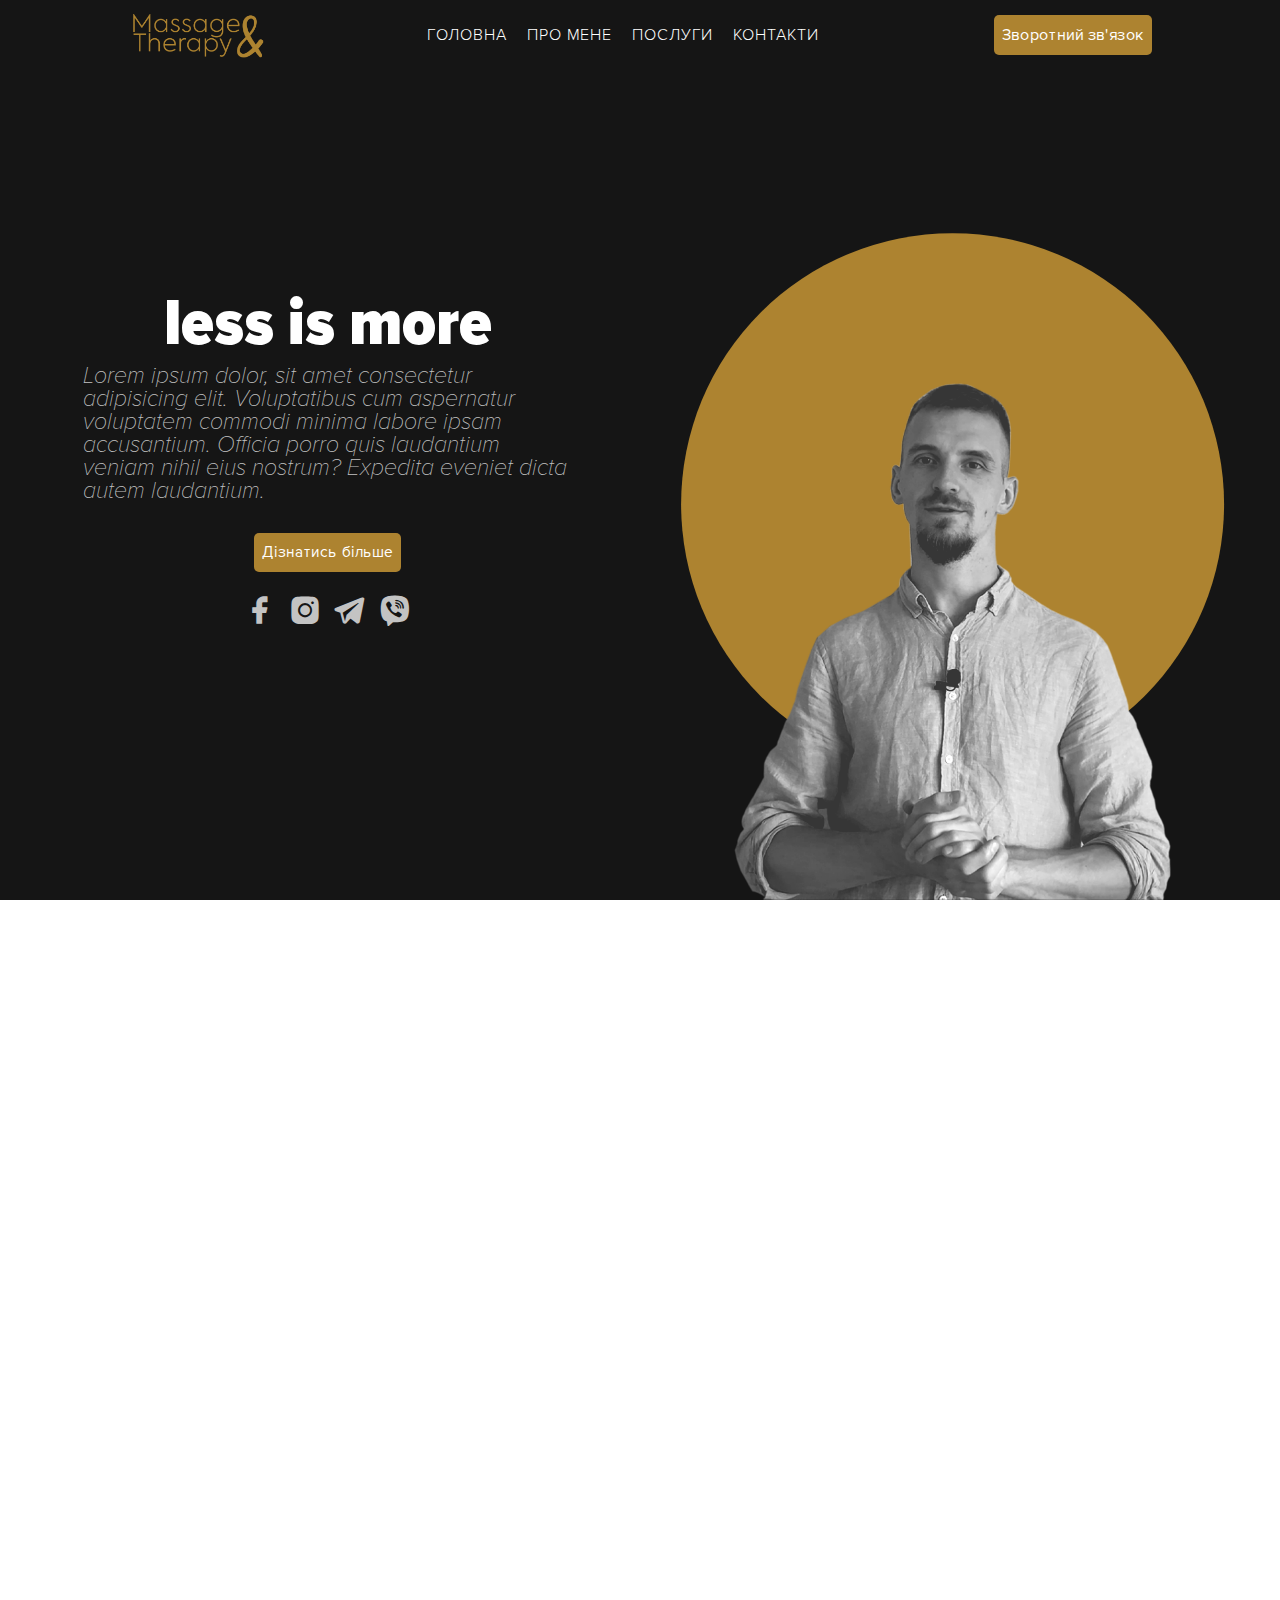
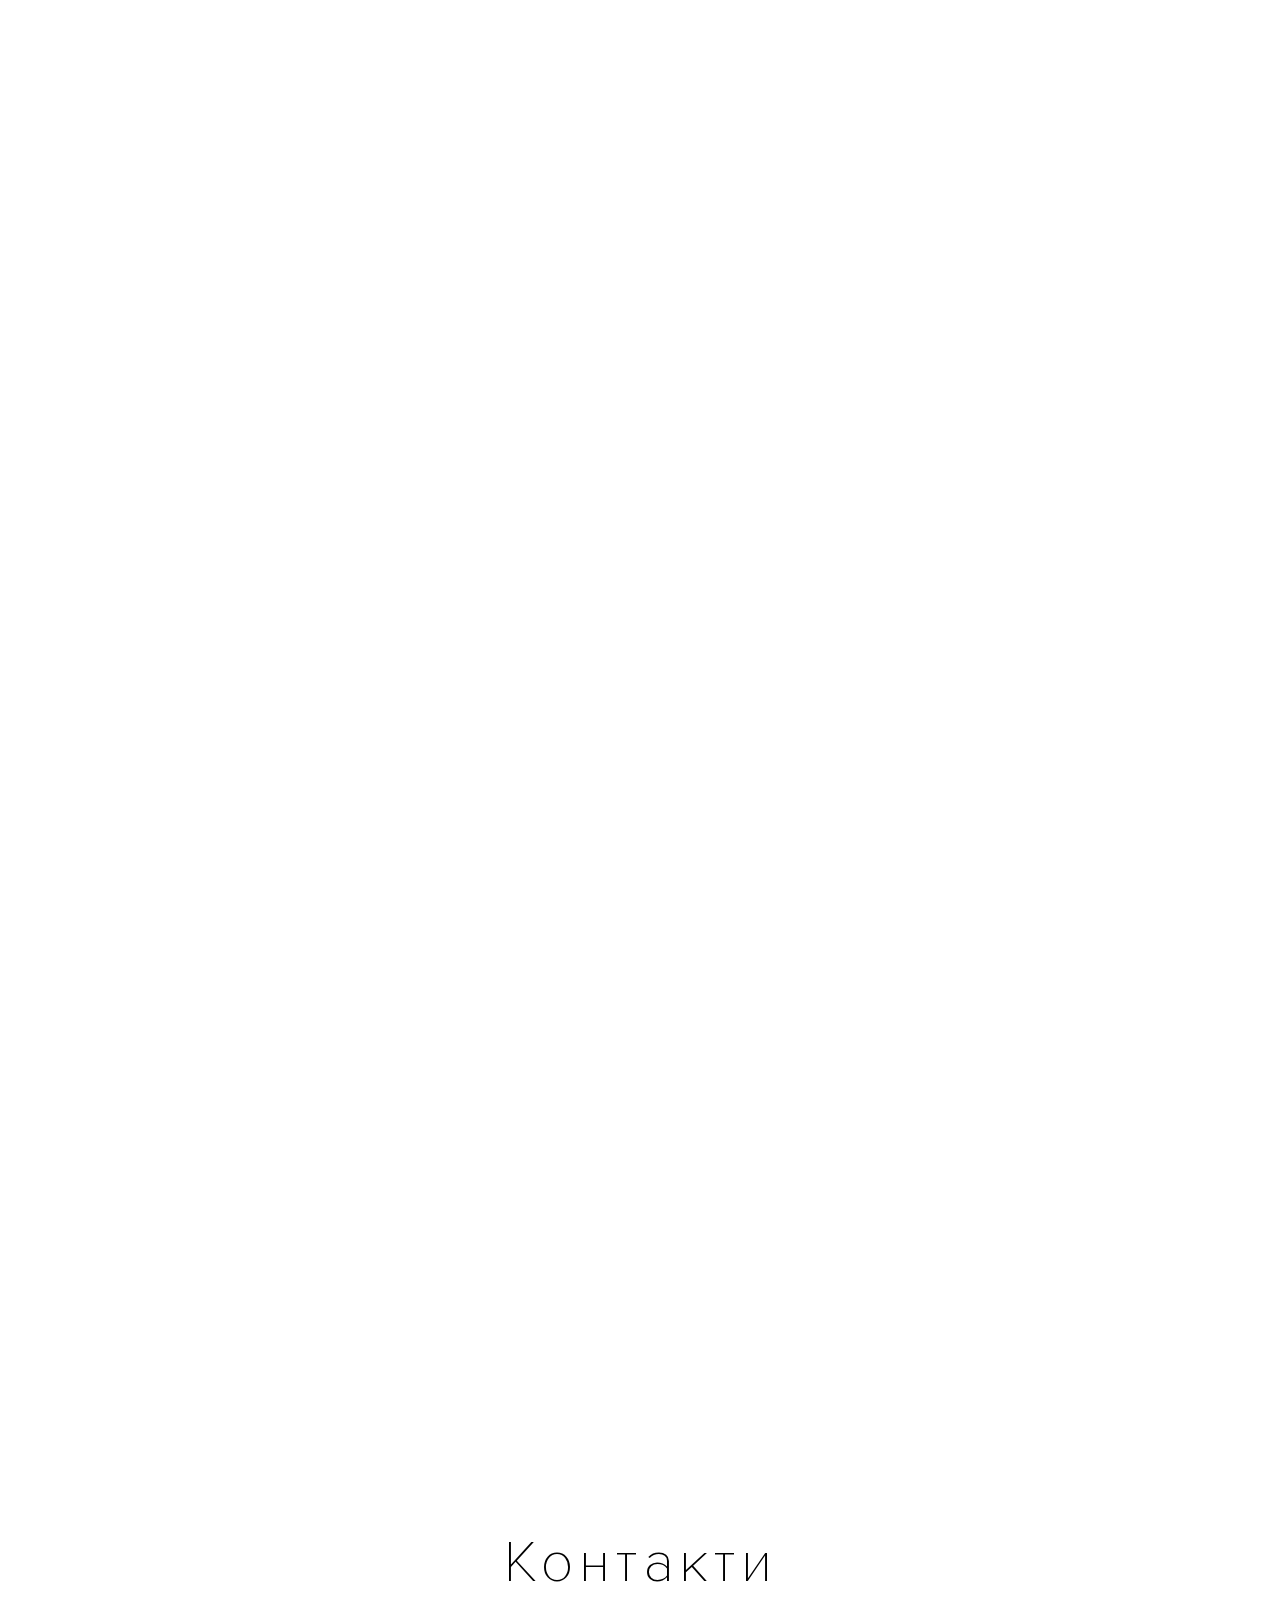
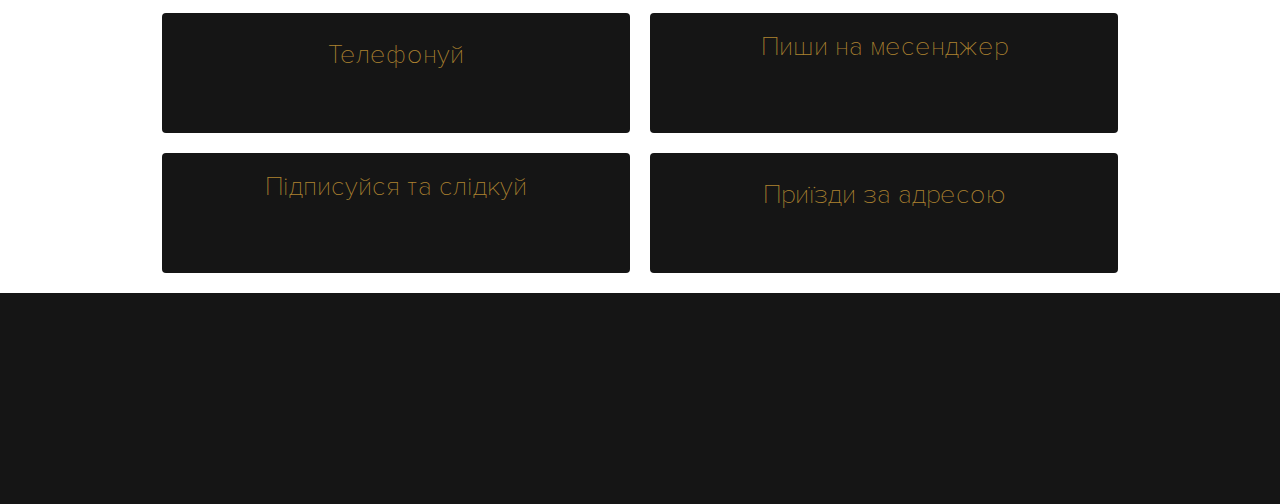
<file: index.html>
<!DOCTYPE html>
<html lang="uk">

<head>
	<title>Massage&BodyTherapy</title>
	<meta charset="UTF-8">
	<meta name="format-detection" content="telephone=no">
	<!-- <style>body{opacity: 0;}</style> -->
	<link rel="stylesheet" href="css/style.css">
	<link rel="shortcut icon" href="ico.ico">
	<!-- <meta name="robots" content="noindex, nofollow"> -->
	<meta name="viewport" content="width=device-width, initial-scale=1.0">
</head>

<body>
	<div class="wrapper ">
		<header class="header">
			<div class="header__container">
				<a href="index.html" class="header__logo">
					<img class="_anim-items" src="img/Logo.png" alt="">
				</a>
				<div class="header__menu menu">
					<nav class="menu__body">
						<ul class="menu__list">
							<li><a href="#" data-goto=".main-block" class="menu__link link-1 _icon-home _anim-items">Головна</a></li>
							<li><a href="#" data-goto=".about" class="menu__link link-2 _icon-user _anim-items">Про мене</a></li>
							<li><a href="#" data-goto=".services" class="menu__link link-3 _icon-service _anim-items">Послуги</a></li>
							<li><a href="#" data-goto=".footer" class="menu__link link-4 _icon-phone1 _anim-items">Контакти</a></li>
						</ul>
					</nav>
				</div>
				<div class="header__feedback _anim-items">
					<button data-popup="#header" class="button">Зворотний зв'язок</button>
				</div>
				<div class="header__burger icon-menu">
					<span></span>
					<span></span>
					<span></span>
				</div>
			</div>
		</header>
		<main class="page">
			<section data-watch="navigator" data-fullscreen="true" class="page__block main-block">
				<div class="main-block__container">
					<div class="main-block__column">
						<div class="main-block__title _anim-items">less is more</div>
						<div class="main-block__text _anim-items">Lorem ipsum dolor, sit amet consectetur adipisicing elit. Voluptatibus cum aspernatur voluptatem commodi minima labore ipsam accusantium. Officia porro quis laudantium veniam nihil eius nostrum? Expedita eveniet dicta autem laudantium.
						</div>
						<button data-goto=".about" class="main-block__btn button _anim-items">Дізнатись більше</button>
						<div class="main-block__social social">
							<a href="" class="social__facebook _anim-items _icon-Facebook"></a>
							<a href="" class="social__instagram _anim-items _icon-Instagram"></a>
							<a href="" class="social__telegram _anim-items _icon-Telegram"></a>
							<a href="" class="social__viber _anim-items _icon-Viber"></a>
						</div>
					</div>
					<div class="main-block__column">
						<div class="main-block__photo _anim-items">
							<img src="img/MainBlock/Ihor.png" alt="">
						</div>
					</div>
				</div>
			</section>
			<section data-watch="navigator" class="page__block about">
				<div class="about__container">
					<h2 class="about__title title _anim-items">Про мене</h2>
					<div class="about__body">
						<div class="about__text">
							<div class="about__description _anim-items">
								<p>Lorem ipsum dolor sit amet consectetur adipisicing elit. Aperiam voluptatibus pariatur quidem, minima illum maxime beatae repudiandae dicta esse nemo delectus veritatis at amet non nobis, aliquid corrupti, velit illo!
									Quo esse tempore, laboriosam temporibus libero beatae, maiores nesciunt velit iste sed accusantium doloremque aperiam quia vel dolor sunt dolores quaerat tempora! Perspiciatis impedit modi illum mollitia. Enim, beatae incidunt?</p>
								<p>Lorem ipsum dolor sit amet consectetur adipisicing elit. Aperiam voluptatibus pariatur quidem, minima illum maxime beatae repudiandae dicta esse nemo delectus veritatis at amet non nobis, aliquid corrupti, velit illo!
									Quo esse tempore, laboriosam temporibus libero beatae, maiores nesciunt velit iste sed accusantium doloremque aperiam quia vel dolor sunt dolores quaerat tempora! Perspiciatis impedit modi illum mollitia. Enim, beatae incidunt?
									Lorem ipsum dolor sit amet consectetur adipisicing elit. Aperiam voluptatibus pariatur quidem, minima illum maxime beatae repudiandae dicta esse nemo delectus veritatis at amet non nobis, aliquid corrupti, velit illo!</p>
							</div>
						</div>
						<div class="about__slider slider-about _anim-items">
							<div class="slider-about__body body__swiper">
								<img class="slider-about__slide top-photo" src="img/About/1.jpg" alt="">
								<img class="slider-about__slide bottom-photo" src="img/About/2.jpg" alt="">
								<img class="slider-about__slide top-photo" src="img/About/3.jpg" alt="">
								<img class="slider-about__slide bottom-photo" src="img/About/4.jpg" alt="">
								<img class="slider-about__slide top-photo" src="img/About/5.jpg" alt="">
							</div>
							<!--<div class="slider-about__dots"></div>
                           <div class="slider-about__nav">
                              <button class="slider-about__item-prev _icon-arrow-long"></button>
                              <button class="slider-about__item-next _icon-arrow-long"></button>
                           </div>-->
						</div>
					</div>
				</div>
			</section>
			<section data-watch="navigator" class="page__block services">
				<div class="services__container">
					<h2 class="services__title title _anim-items">Послуги</h2>
					<div class="services__items items-services">
						<div class="items-services__card _anim-items card-1">
							<div class="items-services__icon _icon-hand"></div>
							<h3 class="items-services__title">Краніосакральна терапія</h3>
							<div data-spollers class="items-services__spollers spollers">
								<div class="spollers__item">
									<div data-spoller class="spollers__title">Що таке краніосакральна терапія?</div>
									<div class="spollers__body">
										<p>Краніосакральна терапія («cranium» — череп і «sacrum» — крижі) — це лікування цілісного організму шляхом мануального впливу на краніосакральну систему через нормалізацію краніосакрального ритму. Достатньо молодий, проте ефективний і перспективний напрям альтернативної медицини.</p>
										<p>Краніосакральна терапія ґрунтується на знанні про те, що хребет людини разом із кістками черепа, крижами, спиномозковою рідиною й оболонками спинного і головного мозку тісно пов'язані між собою і є елементами єдиної системи. Ця система має назву краніосакральна. У ній, особливо в кістках черепа і крижів, постійно відбуваються ритмічні коливання, яких не можна побачити, проте вони впливають певним чином на організм. Якщо ритм коливань порушений, вплив буде негативним. Скажімо, внаслідок травми куприка може початися мігрень, а міжхребетні грижі або сколіоз можуть виникнути внаслідок черепно-мозкової травми.</p>
										<p>Краніосакральна терапія є м'яким масажем, який проводиться в помірному або повільному темпі і не викликає ніякого дискомфорту. Фахівець легко натискає пальцями рук на кістки черепа і хребта, м'язів та зв'язок. Завдяки цьому вивільняються нервові закінчення, які защемлені, знімається м'язовий спазм. Це, у свою чергу, призводить до відновлення нормальної циркуляції ліквору (цереброспінальної або спинномозкової рідині). Таким чином гармонізується робота усієї центральної нервової системи.</p>
									</div>
								</div>
								<div class="spollers__item">
									<div data-spoller class="spollers__title">Показання до краніосакральноі терапії</div>
									<ul class="spollers__body">
										<li>Головні болі різного походження, у тому числі – мігрень;</li>
										<li>синдром хронічної втоми;</li>
										<li>лікування родових травм;</li>
										<li>дітям при затримці психомоторного розвитку,розвитку мови , при аутизмі, гіперактивності;</li>
										<li>для роботи з епілептичним синдромом;</li>
										<li>при посттравматичній енцефалопатії (в результаті перенесених черепно-мозкових травм);</li>
										<li>людям з вегето-судинною дистонією;</li>
										<li>при підвищеному внутрішньочерепному тиску;</li>
										<li>при патології скронево-нижньощелепного суглоба;</li>
										<li>для лікування невралгії трійчастого і лицьового нервів;.</li>
										<li>зниження пам'яті,антено-депресивні стани;</li>
									</ul>
								</div>
								<div class="spollers__item">
									<div data-spoller class="spollers__title">Протипоказання до краніосакральноі терапії</div>
									<ul class="spollers__body">
										<li>аневризми судин;</li>
										<li>гостра стадія інфекційного процесу;</li>
										<li>онкологічні патології головного мозку;</li>
									</ul>
								</div>
							</div>
							<button data-popup="#kst" class="items-services__btn button">Замовити консультацію</button>
						</div>
						<div class="items-services__card _anim-items card-2">
							<div class="items-services__icon _icon-spine2"></div>
							<h3 class="items-services__title">Остеопатія</h3>
							<div data-spollers class="items-services__spollers spollers">
								<div class="spollers__item">
									<div data-spoller class="spollers__title">Що таке остеопатія?</div>
									<div class="spollers__body">
										<p>Основна доктрина остеопатії заснована на концепції взаємозв’язку всіх частин тіла. Якщо який-небудь орган хворий або травмований, то інші системи організму будуть регулювати й компенсувати його роботу, що може призвести до болю, напруги або запалення. Лікар-остеопат допомагає зменшити стрес і мінімізувати біль. Шляхом тактильних маніпуляцій він забезпечує глибокий тиск і розслаблення м’яких тканин у проблемних місцях. Лікар усуває причину захворювання, відновлюючи тим самим баланс усього організму. Скільки сеансів остеопатії потрібно призначити, вирішує лікар під час первинного огляду.</p>
									</div>
								</div>
								<div class="spollers__item">
									<div data-spoller class="spollers__title">Показання до проведення процедур</div>
									<ul class="spollers__body">
										<li>головні болі</li>
										<li>патології щитовидної залози;</li>
										<li>артрит, артроз, коксартроз;</li>
										<li>плоскостопість;</li>
										<li>целюліт;</li>
										<li>безпліддя;</li>
										<li>стан після інсульту;</li>
										<li>вагітність;</li>
										<li>післяпологовий період;</li>
									</ul>
								</div>
								<div class="spollers__item">
									<div data-spoller class="spollers__title">Протипоказання до остеопатії</div>
									<ul class="spollers__body">
										<li>гострі травми;</li>
										<li>злоякісні новоутворення;</li>
										<li>остеопороз;</li>
										<li>загострення хронічних інфекційних захворювань;</li>
										<li>гострі розлади психіки;</li>
									</ul>
								</div>
							</div>
							<button data-popup="#kst" class="items-services__btn button">Замовити консультацію</button>
						</div>
						<div class="items-services__card _anim-items card-3">
							<div class="items-services__icon _icon-massage"></div>
							<h3 class="items-services__title">Класичний масаж</h3>
							<div data-spollers class="items-services__spollers spollers">
								<div class="spollers__item">
									<div data-spoller class="spollers__title">Що таке краніосакральна терапія?</div>
									<div class="spollers__body">
										<p>Краніосакральна терапія («cranium» — череп і «sacrum» — крижі) — це лікування цілісного організму шляхом мануального впливу на краніосакральну систему через нормалізацію краніосакрального ритму. Достатньо молодий, проте ефективний і перспективний напрям альтернативної медицини.</p>
										<p>Краніосакральна терапія ґрунтується на знанні про те, що хребет людини разом із кістками черепа, крижами, спиномозковою рідиною й оболонками спинного і головного мозку тісно пов'язані між собою і є елементами єдиної системи. Ця система має назву краніосакральна. У ній, особливо в кістках черепа і крижів, постійно відбуваються ритмічні коливання, яких не можна побачити, проте вони впливають певним чином на організм. Якщо ритм коливань порушений, вплив буде негативним. Скажімо, внаслідок травми куприка може початися мігрень, а міжхребетні грижі або сколіоз можуть виникнути внаслідок черепно-мозкової травми.</p>
										<p>Краніосакральна терапія є м'яким масажем, який проводиться в помірному або повільному темпі і не викликає ніякого дискомфорту. Фахівець легко натискає пальцями рук на кістки черепа і хребта, м'язів та зв'язок. Завдяки цьому вивільняються нервові закінчення, які защемлені, знімається м'язовий спазм. Це, у свою чергу, призводить до відновлення нормальної циркуляції ліквору (цереброспінальної або спинномозкової рідині). Таким чином гармонізується робота усієї центральної нервової системи.</p>
									</div>
								</div>
								<div class="spollers__item">
									<div data-spoller class="spollers__title">Показання до краніосакральноі терапії</div>
									<ul class="spollers__body">
										<li>Головні болі різного походження, у тому числі – мігрень;</li>
										<li>синдром хронічної втоми;</li>
										<li>лікування родових травм;</li>
										<li>дітям при затримці психомоторного розвитку,розвитку мови , при аутизмі, гіперактивності;</li>
										<li>для роботи з епілептичним синдромом;</li>
										<li>при посттравматичній енцефалопатії (в результаті перенесених черепно-мозкових травм);</li>
										<li>людям з вегето-судинною дистонією;</li>
										<li>при підвищеному внутрішньочерепному тиску;</li>
										<li>при патології скронево-нижньощелепного суглоба;</li>
										<li>для лікування невралгії трійчастого і лицьового нервів;.</li>
										<li>зниження пам'яті,антено-депресивні стани;</li>
									</ul>
								</div>
								<div class="spollers__item">
									<div data-spoller class="spollers__title">Протипоказання до краніосакральноі терапії</div>
									<ul class="spollers__body">
										<li>аневризми судин;</li>
										<li>гостра стадія інфекційного процесу;</li>
										<li>онкологічні патології головного мозку;</li>
									</ul>
								</div>
							</div>
							<button data-popup="#kst" class="items-services__btn button">Замовити консультацію</button>
						</div>
						<div class="items-services__card _anim-items card-4">
							<div class="items-services__icon _icon-coronavirus"></div>
							<h3 class="items-services__title">Відновлення після коронавірусу</h3>
							<div data-spollers class="items-services__spollers spollers">
								<div class="spollers__item">
									<div data-spoller class="spollers__title">Що таке краніосакральна терапія?</div>
									<div class="spollers__body">
										<p>Краніосакральна терапія («cranium» — череп і «sacrum» — крижі) — це лікування цілісного організму шляхом мануального впливу на краніосакральну систему через нормалізацію краніосакрального ритму. Достатньо молодий, проте ефективний і перспективний напрям альтернативної медицини.</p>
										<p>Краніосакральна терапія ґрунтується на знанні про те, що хребет людини разом із кістками черепа, крижами, спиномозковою рідиною й оболонками спинного і головного мозку тісно пов'язані між собою і є елементами єдиної системи. Ця система має назву краніосакральна. У ній, особливо в кістках черепа і крижів, постійно відбуваються ритмічні коливання, яких не можна побачити, проте вони впливають певним чином на організм. Якщо ритм коливань порушений, вплив буде негативним. Скажімо, внаслідок травми куприка може початися мігрень, а міжхребетні грижі або сколіоз можуть виникнути внаслідок черепно-мозкової травми.</p>
										<p>Краніосакральна терапія є м'яким масажем, який проводиться в помірному або повільному темпі і не викликає ніякого дискомфорту. Фахівець легко натискає пальцями рук на кістки черепа і хребта, м'язів та зв'язок. Завдяки цьому вивільняються нервові закінчення, які защемлені, знімається м'язовий спазм. Це, у свою чергу, призводить до відновлення нормальної циркуляції ліквору (цереброспінальної або спинномозкової рідині). Таким чином гармонізується робота усієї центральної нервової системи.</p>
									</div>
								</div>
								<div class="spollers__item">
									<div data-spoller class="spollers__title">Показання до краніосакральноі терапії</div>
									<ul class="spollers__body">
										<li>Головні болі різного походження, у тому числі – мігрень;</li>
										<li>синдром хронічної втоми;</li>
										<li>лікування родових травм;</li>
										<li>дітям при затримці психомоторного розвитку,розвитку мови , при аутизмі, гіперактивності;</li>
										<li>для роботи з епілептичним синдромом;</li>
										<li>при посттравматичній енцефалопатії (в результаті перенесених черепно-мозкових травм);</li>
										<li>людям з вегето-судинною дистонією;</li>
										<li>при підвищеному внутрішньочерепному тиску;</li>
										<li>при патології скронево-нижньощелепного суглоба;</li>
										<li>для лікування невралгії трійчастого і лицьового нервів;.</li>
										<li>зниження пам'яті,антено-депресивні стани;</li>
									</ul>
								</div>
								<div class="spollers__item">
									<div data-spoller class="spollers__title">Протипоказання до краніосакральноі терапії</div>
									<ul class="spollers__body">
										<li>аневризми судин;</li>
										<li>гостра стадія інфекційного процесу;</li>
										<li>онкологічні патології головного мозку;</li>
									</ul>
								</div>
							</div>
							<button data-popup="#kst" class="items-services__btn button">Замовити консультацію</button>
						</div>
					</div>
				</div>
			</section>
			<section class="page__block contacts">
				<div class="contacts__container">
					<h2 class="contacts__title title _anim-items">Контакти</h2>
					<div class="contacts__body">
						<div class="contacts__inf inf-contacts">
							<div class="inf-contacts__items">
								<div class="inf-contacts__item _anim-items">
									<h4 class="inf-contacts__title">Телефонуй</h3>
										<a href="tel:+380681111111" class="inf-contacts__link _icon-phone1 _anim-items">+380681234567</a>
								</div>
								<div class="inf-contacts__item _anim-items">
									<h3 class="inf-contacts__title">Пиши на месенджер</h3>
									<div class="inf-contacts__messenger social">
										<a href="" class="social__telegram _anim-items _icon-Telegram"></a>
										<a href="" class="social__viber _anim-items _icon-Viber"></a>
									</div>
								</div>
								<div class="inf-contacts__item _anim-items">
									<h3 class="inf-contacts__title">Підписуйся та слідкуй</h3>
									<div class="inf-contacts__social social">
										<a href="" class="social__facebook _anim-items _icon-Facebook"></a>
										<a href="" class="social__instagram _anim-items _icon-Instagram"></a>
									</div>
								</div>
								<div class="inf-contacts__item _anim-items">
									<h3 class="inf-contacts__title">Приїзди за адресою</h3>
									<a href="" target="_blank" class="inf-contacts__link _icon-location _anim-items">м.Київ, вул.Архітектора Городецького, 11</a>
								</div>
							</div>
						</div>
					</div>
				</div>
			</section>
		</main>
		<footer class="footer">
			<div class="footer__container">
				<div class="footer__body">
					<div class="footer__column">
						<div class="footer__contacts">
							<a href="" class="footer__adress _icon-location _anim-items">м.Київ, вул.Архітектора Городецького, 11</a>
							<a href="tel:+380977530011" class="footer__tel _icon-phone1 _anim-items">(097) 753 00 11</a>
							<div class="footer__social social">
								<a href="" class="social__facebook _icon-Facebook _anim-items"></a>
								<a href="" class="social__instagram _icon-Instagram _anim-items"></a>
								<a href="" class="social__telegram _icon-Telegram _anim-items"></a>
								<a href="" class="social__viber _icon-Viber _anim-items"></a>
							</div>
						</div>
					</div>
					<div class="footer__column">
						<a href="index.html" class="footer__logo _anim-items">
							<img src="img/Logo.svg" alt="">
						</a>
					</div>
					<div class="footer__column">
						<div href="" class="footer__nav _anim-items">
							<ul class="footer__list">
								<li><a href="#" data-goto=".main-block" class="menu__link">Головна</a></li>
								<li><a href="#" data-goto=".about" class="menu__link">Про мене</a></li>
								<li><a href="#" data-goto=".services" class="menu__link">Послуги</a></li>
								<li><a href="#" data-goto=".contacts" class="menu__link">Контакти</a></li>
							</ul>
						</div>
					</div>
				</div>
			</div>
		</footer>
	</div>
	<div id="header" aria-hidden="false" class="popup">
		<div class="popup__wrapper">
			<div class="popup__content">
				<button data-close type="button" class="popup__close _icon-close"></button>
				<div class="popup__body">
					<div class="popup__text">Залиште ваш номер телефону для зворотнього зв'язку:
					</div>
					<form name="header" action="#" class="popup__form form">
						<div class="form__name">
							<label for="Name" class="form__label">Ваше ім'я:</label>
							<input type="text" name="Name" data-required="name" data-value="Ім'я" data-error="Помилка" class="form__input input">
						</div>
						<div class="form__tel">
							<label for="" class="form__label">Номер телефону:</label>
							<input type="tel" name=" " data-required="phone" data-error="Помилка" data-error="Помилка" class="form__input input">
						</div>
						<div class="form__connection">
							<div class="form__title">Як краще з вами зв'язатись?</div>
							<div class="form__options options">
								<div class="options__item _icon-phone1">
									<input checked id="tel" type="radio" name=" " data-error="Помилка" data-value="" class="options__input">
									<label for="tel" class="options__label "></label>
								</div>
								<div class="options__item _icon-Viber">
									<input id="viber" type="radio" name=" " data-error="Помилка" data-value="" class="options__input">
									<label for="viber" class="options__label "></label>
								</div>
								<div class="options__item _icon-Telegram">
									<input id="telegram" type="radio" name=" " data-error="Помилка" data-value="" class="options__input">
									<label for="telegram" class="options__label"></label>
								</div>
							</div>
						</div>
						<button class="form__btn button">Надіслати</button>
					</form>
				</div>
			</div>
		</div>
	</div>

	<div id="kst" aria-hidden="false" class="popup">
		<div class="popup__wrapper">
			<div class="popup__content">
				<button data-close type="button" class="popup__close _icon-close"></button>
				<div class="popup__body">
					<div class="popup__text">Залиште ваш номер телефону для зворотнього зв'язку:
					</div>
					<form name="kst" action="#" class="popup__form form">
						<div class="form__name">
							<label for="" class="form__label">Ваше ім'я:</label>
							<input type="text" name=" " data-required="name" data-value="Ім'я" data-error="Помилка" class="form__input input">
						</div>
						<div class="form__tel">
							<label for="" class="form__label">Номер телефону:</label>
							<input type="tel" name=" " data-required="phone" data-value="0681112123" data-error="Помилка" class="form__input input">
						</div>
						<div class="form__connection">
							<div class="form__title">Як краще з вами зв'язатись?</div>
							<div class="form__options options">
								<div class="options__item _icon-phone1">
									<input id="telephone" type="radio" name=" " data-error="Помилка" data-value="" class="options__input">
									<label for="telephone" class="options__label "></label>
								</div>
								<div class="options__item _icon-Viber">
									<input id="viber1" type="radio" name=" " data-error="Помилка" data-value="" class="options__input">
									<label for="viber1" class="options__label "></label>
								</div>
								<div class="options__item _icon-Telegram">
									<input id="telegram1" type="radio" name=" " data-error="Помилка" data-value="" class="options__input">
									<label for="telegram1" class="options__label"></label>
								</div>
							</div>
						</div>
						<button class="form__btn button">Надіслати</button>
					</form>
				</div>
			</div>
		</div>
	</div>

	<div id="osteopathy" aria-hidden="false" class="popup">
		<div class="popup__wrapper">
			<div class="popup__content">
				<button data-close type="button" class="popup__close _icon-close"></button>
				<div class="popup__body">
					<div class="popup__text">Залиште ваш номер телефону для зворотнього зв'язку:
					</div>
					<form name="osteopathy" action="#" class="popup__form form">
						<div class="form__name">
							<label for="" class="form__label">Ваше ім'я:</label>
							<input type="text" name=" " data-required="name" data-value="Ім'я" data-error="Помилка" class="form__input input">
						</div>
						<div class="form__tel">
							<label for="" class="form__label">Номер телефону:</label>
							<input type="tel" name=" " data-required="phone" data-value="0681112123" data-error="Помилка" class="form__input input">
						</div>
						<div class="form__connection">
							<div class="form__title">Як краще з вами зв'язатись?</div>
							<div class="form__options options">
								<div class="options__item _icon-phone1">
									<input id="tel2" type="radio" name=" " data-error="Помилка" data-value="" class="options__input">
									<label for="tel2" class="options__label "></label>
								</div>
								<div class="options__item _icon-Viber">
									<input id="viber2" type="radio" name=" " data-error="Помилка" data-value="" class="options__input">
									<label for="viber2" class="options__label "></label>
								</div>
								<div class="options__item _icon-Telegram">
									<input id="telegram2" type="radio" name=" " data-error="Помилка" data-value="" class="options__input">
									<label for="telegram2" class="options__label"></label>
								</div>
							</div>
						</div>
						<button class="form__btn button">Надіслати</button>
					</form>
				</div>
			</div>
		</div>
	</div>

	<div id="classic" aria-hidden="false" class="popup">
		<div class="popup__wrapper">
			<div class="popup__content">
				<button data-close type="button" class="popup__close _icon-close"></button>
				<div class="popup__body">
					<div class="popup__text">Залиште ваш номер телефону для зворотнього зв'язку:
					</div>
					<form name="classic" action="#" class="popup__form form">
						<div class="form__name">
							<label for="" class="form__label">Ваше ім'я:</label>
							<input type="text" name=" " data-required="name" data-value="Ім'я" data-error="Помилка" class="form__input input">
						</div>
						<div class="form__tel">
							<label for="" class="form__label">Номер телефону:</label>
							<input type="tel" name=" " data-required="phone" data-value="0681112123" data-error="Помилка" class="form__input input">
						</div>
						<div class="form__connection">
							<div class="form__title">Як краще з вами зв'язатись?</div>
							<div class="form__options options">
								<div class="options__item _icon-phone1">
									<input id="tel3" type="radio" name=" " data-error="Помилка" data-value="" class="options__input">
									<label for="tel3" class="options__label "></label>
								</div>
								<div class="options__item _icon-Viber">
									<input id="viber3" type="radio" name=" " data-error="Помилка" data-value="" class="options__input">
									<label for="viber3" class="options__label "></label>
								</div>
								<div class="options__item _icon-Telegram">
									<input id="telegram3" type="radio" name=" " data-error="Помилка" data-value="" class="options__input">
									<label for="telegram3" class="options__label"></label>
								</div>
							</div>
						</div>
						<button class="form__btn button">Надіслати</button>
					</form>
				</div>
			</div>
		</div>
	</div>

	<div id="coronavirus" aria-hidden="false" class="popup">
		<div class="popup__wrapper">
			<div class="popup__content">
				<button data-close type="button" class="popup__close _icon-close"></button>
				<div class="popup__body">
					<div class="popup__text">Залиште ваш номер телефону для зворотнього зв'язку:
					</div>
					<form name="coronavirus" action="#" class="popup__form form">
						<div class="form__name">
							<label for="" class="form__label">Ваше ім'я:</label>
							<input type="text" name=" " data-required="name" data-value="Ім'я" data-error="Помилка" class="form__input input">
						</div>
						<div class="form__tel">
							<label for="" class="form__label">Номер телефону:</label>
							<input type="tel" name=" " data-required="phone" data-value="0681112123" data-error="Помилка" class="form__input input">
						</div>
						<div class="form__connection">
							<div class="form__title">Як краще з вами зв'язатись?</div>
							<div class="form__options options">
								<div class="options__item _icon-phone1">
									<input id="tel4" type="radio" name=" " data-error="Помилка" data-value="" class="options__input">
									<label for="tel4" class="options__label "></label>
								</div>
								<div class="options__item _icon-Viber">
									<input id="viber4" type="radio" name=" " data-error="Помилка" data-value="" class="options__input">
									<label for="viber4" class="options__label "></label>
								</div>
								<div class="options__item _icon-Telegram">
									<input id="telegram4" type="radio" name=" " data-error="Помилка" data-value="" class="options__input">
									<label for="telegram4" class="options__label"></label>
								</div>
							</div>
						</div>
						<button class="form__btn button">Надіслати</button>
					</form>
				</div>
			</div>
		</div>
	</div>

	<script src="js/app.min.js?_v=20220123160623"></script>


</body>

</html>
</file>
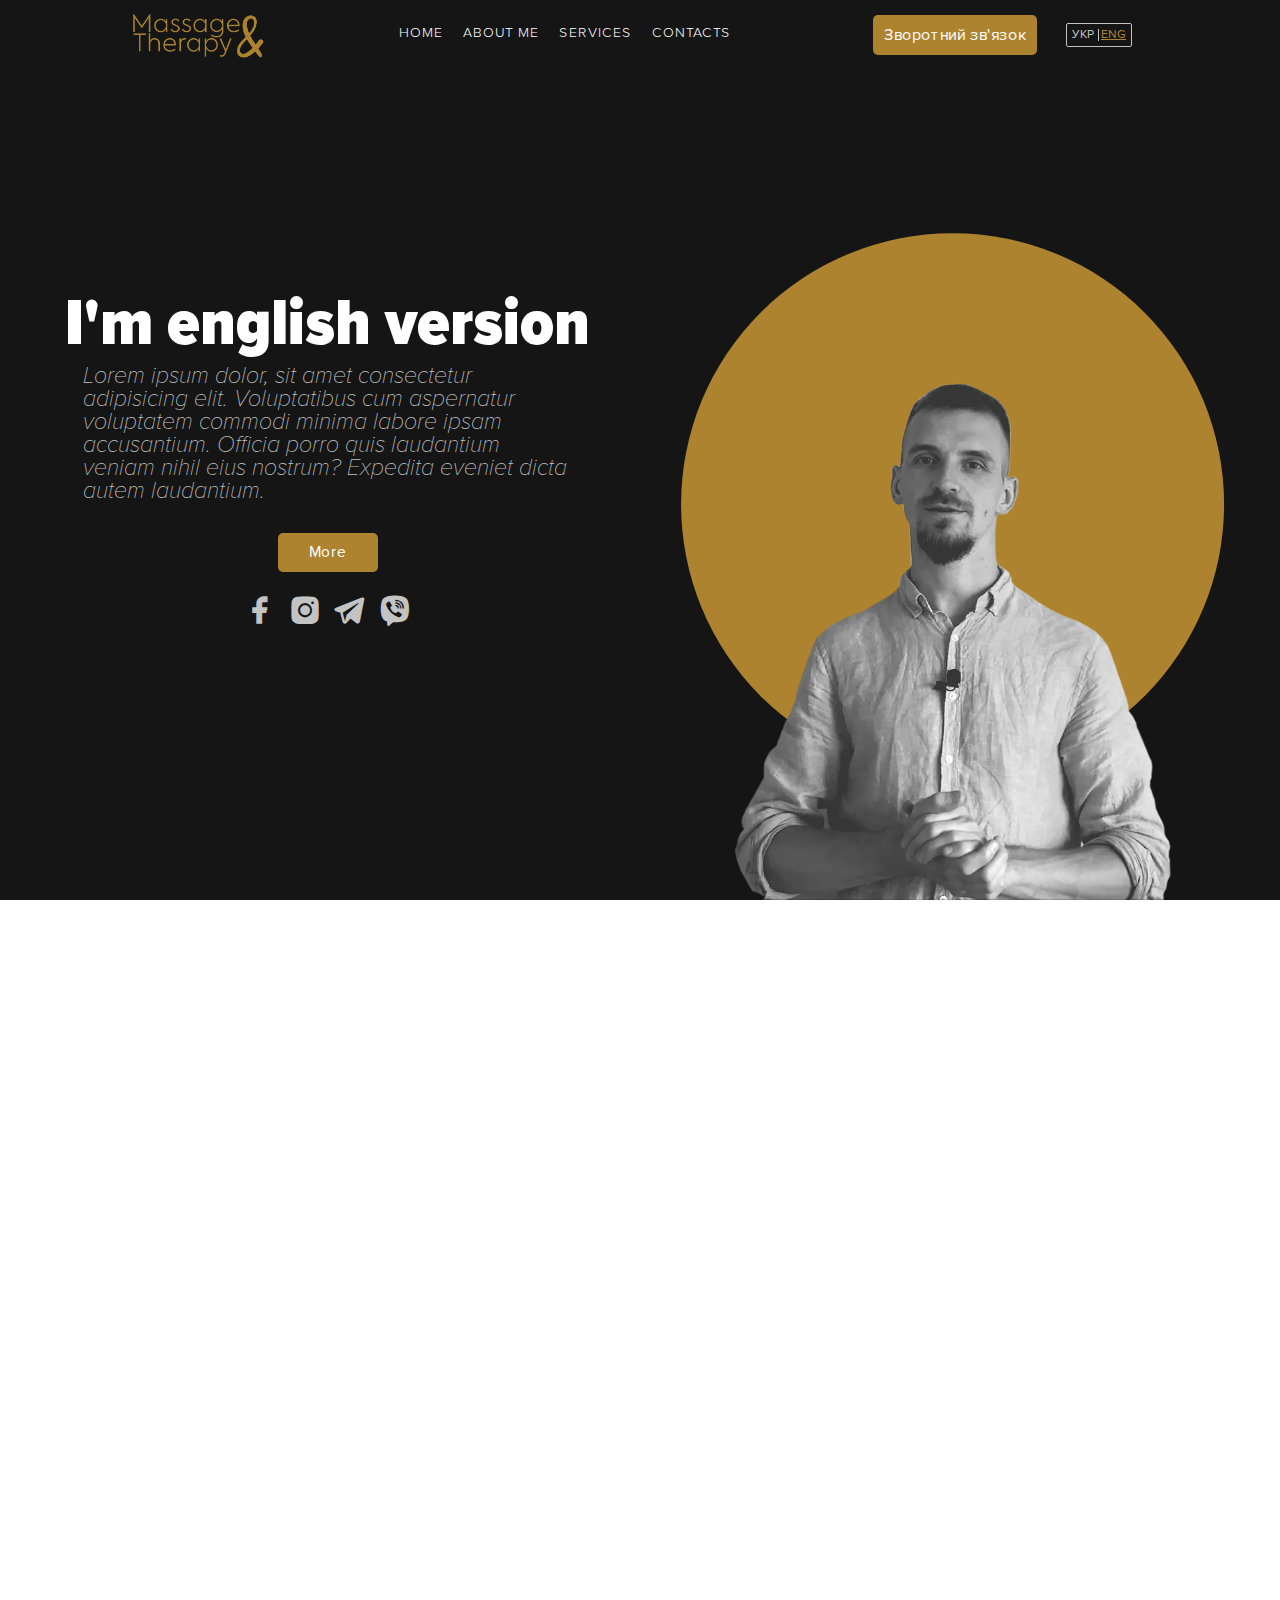
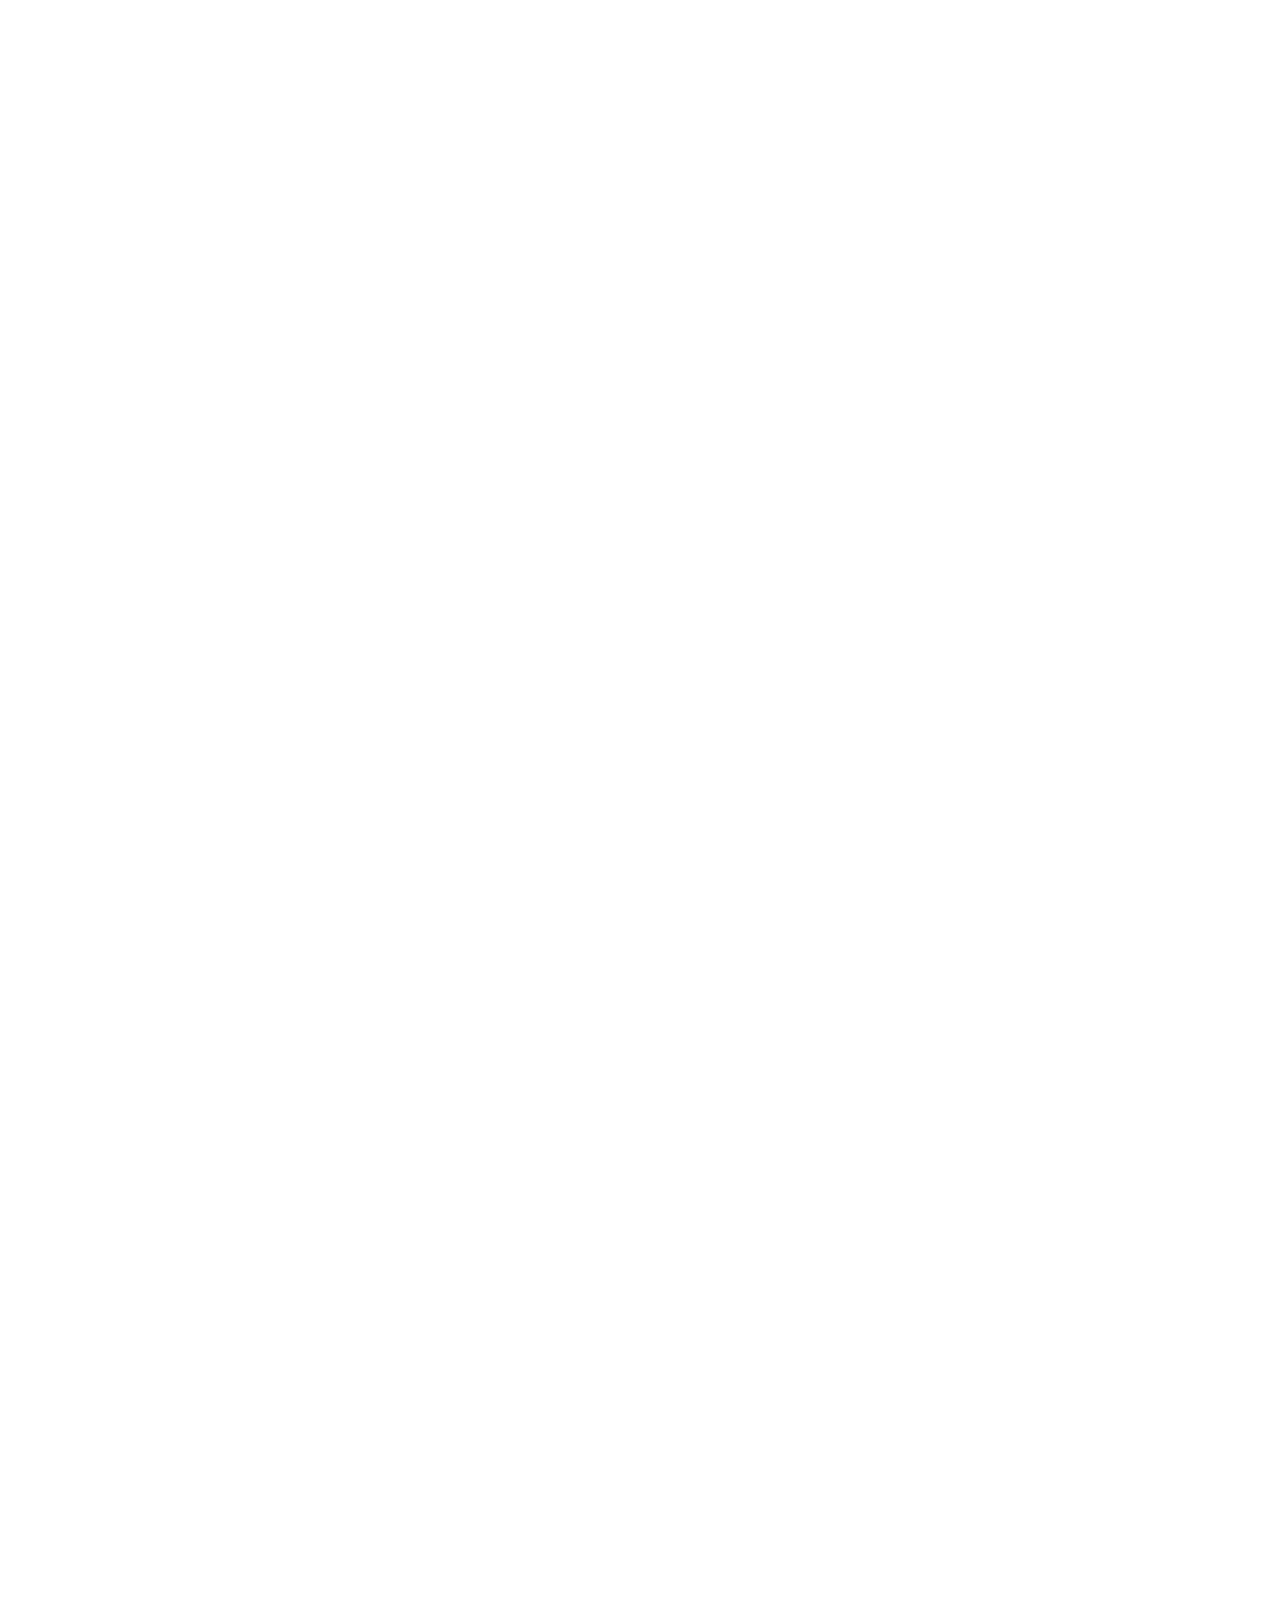
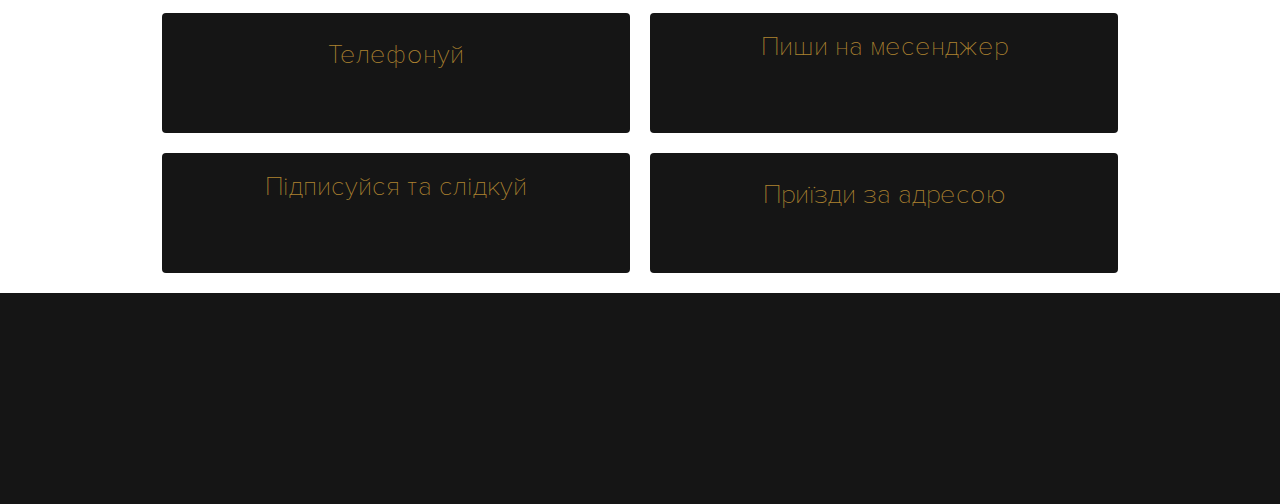
<file: eng/index.html>
<!DOCTYPE html>
<html lang="eng">

<head>
	<title>Massage&BodyTherapy</title>
	<meta charset="UTF-8">
	<meta name="format-detection" content="telephone=no">
	<!-- <style>body{opacity: 0;}</style> -->
	<link rel="stylesheet" href="css/style.min.css">
	<link rel="shortcut icon" href="ico.ico">
	<!-- <meta name="robots" content="noindex, nofollow"> -->
	<meta name="viewport" content="width=device-width, initial-scale=1.0">
</head>

<body>
	<div class="wrapper ">
		<header class="header">
			<div class="header__container">
				<a href="index.html" class="header__logo">
					<picture><source srcset="img/Logo.webp" type="image/webp"><img class="_anim-items" src="img/Logo.png" alt=""></picture>
				</a>
				<div class="header__menu menu">
					<nav class="menu__body">
						<ul class="menu__list">
							<li><a href="#" data-goto=".main-block" class="menu__link link-1 _icon-home _anim-items">Home</a></li>
							<li><a href="#" data-goto=".about" class="menu__link link-2 _icon-user _anim-items">About me</a></li>
							<li><a href="#" data-goto=".services" class="menu__link link-3 _icon-service _anim-items">Services</a></li>
							<li><a href="#" data-goto=".footer" class="menu__link link-4 _icon-phone1 _anim-items">Contacts</a></li>
						</ul>
					</nav>
				</div>
				<div class="header__lang">
					<a href="../index.html">УКР</a>
					<a href="#">ENG</a>
				</div>
				<div class="header__feedback _anim-items">
					<button data-popup="#header" class="button">Зворотний зв'язок</button>
				</div>
				<div class="header__burger icon-menu">
					<span></span>
					<span></span>
					<span></span>
				</div>
			</div>
		</header>
		<main class="page">
			<section data-watch="navigator" data-fullscreen="true" class="page__block main-block">
				<div class="main-block__container">
					<div class="main-block__column">
						<div class="main-block__content">
							<div class="main-block__title _anim-items">I'm english version</div>
							<div class="main-block__text _anim-items">Lorem ipsum dolor, sit amet consectetur adipisicing elit. Voluptatibus cum aspernatur voluptatem commodi minima labore ipsam accusantium. Officia porro quis laudantium veniam nihil eius nostrum? Expedita eveniet dicta autem laudantium.
							</div>
							<button data-goto=".about" class="main-block__btn button _anim-items">More</button>
							<div class="main-block__social social">
								<a href="" class="social__facebook _anim-items _icon-Facebook"></a>
								<a href="" class="social__instagram _anim-items _icon-Instagram"></a>
								<a href="" class="social__telegram _anim-items _icon-Telegram"></a>
								<a href="" class="social__viber _anim-items _icon-Viber"></a>
							</div>
						</div>
					</div>
					<div class="main-block__column">
						<div class="main-block__photo _anim-items">
							<picture><source srcset="img/MainBlock/Ihor.webp" type="image/webp"><img src="img/MainBlock/Ihor.png" alt=""></picture>
						</div>
					</div>
				</div>
			</section>
			<section data-watch="navigator" class="page__block about">
				<div class="about__container">
					<h2 class="about__title title _anim-items">Про мене</h2>
					<div class="about__body">
						<div class="about__text">
							<div class="about__description _anim-items">
								<p>Lorem ipsum dolor sit amet consectetur adipisicing elit. Aperiam voluptatibus pariatur quidem, minima illum maxime beatae repudiandae dicta esse nemo delectus veritatis at amet non nobis, aliquid corrupti, velit illo!
									Quo esse tempore, laboriosam temporibus libero beatae, maiores nesciunt velit iste sed accusantium doloremque aperiam quia vel dolor sunt dolores quaerat tempora! Perspiciatis impedit modi illum mollitia. Enim, beatae incidunt?</p>
								<p>Lorem ipsum dolor sit amet consectetur adipisicing elit. Aperiam voluptatibus pariatur quidem, minima illum maxime beatae repudiandae dicta esse nemo delectus veritatis at amet non nobis, aliquid corrupti, velit illo!
									Quo esse tempore, laboriosam temporibus libero beatae, maiores nesciunt velit iste sed accusantium doloremque aperiam quia vel dolor sunt dolores quaerat tempora! Perspiciatis impedit modi illum mollitia. Enim, beatae incidunt?
									Lorem ipsum dolor sit amet consectetur adipisicing elit. Aperiam voluptatibus pariatur quidem, minima illum maxime beatae repudiandae dicta esse nemo delectus veritatis at amet non nobis, aliquid corrupti, velit illo!</p>
							</div>
						</div>
						<div class="about__slider slider-about _anim-items">
							<div class="slider-about__body body__swiper">
								<div class="slider-about__slide top-photo">
									<picture><source srcset="img/About/1.webp" type="image/webp"><img class="" src="img/About/1.jpg" alt=""></picture>
								</div>
								<div class="slider-about__slide bottom-photo">
									<picture><source srcset="img/About/2.webp" type="image/webp"><img class="" src="img/About/2.jpg" alt=""></picture>
								</div>
								<div class="slider-about__slide top-photo">
									<picture><source srcset="img/About/3.webp" type="image/webp"><img class="" src="img/About/3.jpg" alt=""></picture>
								</div>
								<div class="slider-about__slide bottom-photo">
									<picture><source srcset="img/About/4.webp" type="image/webp"><img class="" src="img/About/4.jpg" alt=""></picture>
								</div>
								<div class="slider-about__slide">
								</div>
							</div>
						</div>
					</div>
				</div>
			</section>
			<section data-watch="navigator" class="page__block services">
				<div class="services__container">
					<h2 class="services__title title _anim-items">Послуги</h2>
					<div class="services__items items-services">
						<div class="items-services__card _anim-items card-1">
							<div class="items-services__icon _icon-hand"></div>
							<h3 class="items-services__title">Краніосакральна терапія</h3>
							<div data-spollers class="items-services__spollers spollers">
								<div class="spollers__item">
									<div data-spoller class="spollers__title">Що таке краніосакральна терапія?</div>
									<div class="spollers__body">
										<p>Краніосакральна терапія («cranium» — череп і «sacrum» — крижі) — це лікування цілісного організму шляхом мануального впливу на краніосакральну систему через нормалізацію краніосакрального ритму. Достатньо молодий, проте ефективний і перспективний напрям альтернативної медицини.</p>
										<p>Краніосакральна терапія ґрунтується на знанні про те, що хребет людини разом із кістками черепа, крижами, спиномозковою рідиною й оболонками спинного і головного мозку тісно пов'язані між собою і є елементами єдиної системи. Ця система має назву краніосакральна. У ній, особливо в кістках черепа і крижів, постійно відбуваються ритмічні коливання, яких не можна побачити, проте вони впливають певним чином на організм. Якщо ритм коливань порушений, вплив буде негативним. Скажімо, внаслідок травми куприка може початися мігрень, а міжхребетні грижі або сколіоз можуть виникнути внаслідок черепно-мозкової травми.</p>
										<p>Краніосакральна терапія є м'яким масажем, який проводиться в помірному або повільному темпі і не викликає ніякого дискомфорту. Фахівець легко натискає пальцями рук на кістки черепа і хребта, м'язів та зв'язок. Завдяки цьому вивільняються нервові закінчення, які защемлені, знімається м'язовий спазм. Це, у свою чергу, призводить до відновлення нормальної циркуляції ліквору (цереброспінальної або спинномозкової рідині). Таким чином гармонізується робота усієї центральної нервової системи.</p>
									</div>
								</div>
								<div class="spollers__item">
									<div data-spoller class="spollers__title">Показання до краніосакральноі терапії</div>
									<ul class="spollers__body">
										<li>Головні болі різного походження, у тому числі – мігрень;</li>
										<li>синдром хронічної втоми;</li>
										<li>лікування родових травм;</li>
										<li>дітям при затримці психомоторного розвитку,розвитку мови , при аутизмі, гіперактивності;</li>
										<li>для роботи з епілептичним синдромом;</li>
										<li>при посттравматичній енцефалопатії (в результаті перенесених черепно-мозкових травм);</li>
										<li>людям з вегето-судинною дистонією;</li>
										<li>при підвищеному внутрішньочерепному тиску;</li>
										<li>при патології скронево-нижньощелепного суглоба;</li>
										<li>для лікування невралгії трійчастого і лицьового нервів;.</li>
										<li>зниження пам'яті,антено-депресивні стани;</li>
									</ul>
								</div>
								<div class="spollers__item">
									<div data-spoller class="spollers__title">Протипоказання до краніосакральноі терапії</div>
									<ul class="spollers__body">
										<li>аневризми судин;</li>
										<li>гостра стадія інфекційного процесу;</li>
										<li>онкологічні патології головного мозку;</li>
									</ul>
								</div>
							</div>
							<button data-popup="#kst" class="items-services__btn button">Замовити консультацію</button>
						</div>
						<div class="items-services__card _anim-items card-2">
							<div class="items-services__icon _icon-spine2"></div>
							<h3 class="items-services__title">Остеопатія</h3>
							<div data-spollers class="items-services__spollers spollers">
								<div class="spollers__item">
									<div data-spoller class="spollers__title">Що таке остеопатія?</div>
									<div class="spollers__body">
										<p>Основна доктрина остеопатії заснована на концепції взаємозв’язку всіх частин тіла. Якщо який-небудь орган хворий або травмований, то інші системи організму будуть регулювати й компенсувати його роботу, що може призвести до болю, напруги або запалення. Лікар-остеопат допомагає зменшити стрес і мінімізувати біль. Шляхом тактильних маніпуляцій він забезпечує глибокий тиск і розслаблення м’яких тканин у проблемних місцях. Лікар усуває причину захворювання, відновлюючи тим самим баланс усього організму. Скільки сеансів остеопатії потрібно призначити, вирішує лікар під час первинного огляду.</p>
									</div>
								</div>
								<div class="spollers__item">
									<div data-spoller class="spollers__title">Показання до проведення процедур</div>
									<ul class="spollers__body">
										<li>головні болі</li>
										<li>патології щитовидної залози;</li>
										<li>артрит, артроз, коксартроз;</li>
										<li>плоскостопість;</li>
										<li>целюліт;</li>
										<li>безпліддя;</li>
										<li>стан після інсульту;</li>
										<li>вагітність;</li>
										<li>післяпологовий період;</li>
									</ul>
								</div>
								<div class="spollers__item">
									<div data-spoller class="spollers__title">Протипоказання до остеопатії</div>
									<ul class="spollers__body">
										<li>гострі травми;</li>
										<li>злоякісні новоутворення;</li>
										<li>остеопороз;</li>
										<li>загострення хронічних інфекційних захворювань;</li>
										<li>гострі розлади психіки;</li>
									</ul>
								</div>
							</div>
							<button data-popup="#kst" class="items-services__btn button">Замовити консультацію</button>
						</div>
						<div class="items-services__card _anim-items card-3">
							<div class="items-services__icon _icon-massage"></div>
							<h3 class="items-services__title">Класичний масаж</h3>
							<div data-spollers class="items-services__spollers spollers">
								<div class="spollers__item">
									<div data-spoller class="spollers__title">Що таке краніосакральна терапія?</div>
									<div class="spollers__body">
										<p>Краніосакральна терапія («cranium» — череп і «sacrum» — крижі) — це лікування цілісного організму шляхом мануального впливу на краніосакральну систему через нормалізацію краніосакрального ритму. Достатньо молодий, проте ефективний і перспективний напрям альтернативної медицини.</p>
										<p>Краніосакральна терапія ґрунтується на знанні про те, що хребет людини разом із кістками черепа, крижами, спиномозковою рідиною й оболонками спинного і головного мозку тісно пов'язані між собою і є елементами єдиної системи. Ця система має назву краніосакральна. У ній, особливо в кістках черепа і крижів, постійно відбуваються ритмічні коливання, яких не можна побачити, проте вони впливають певним чином на організм. Якщо ритм коливань порушений, вплив буде негативним. Скажімо, внаслідок травми куприка може початися мігрень, а міжхребетні грижі або сколіоз можуть виникнути внаслідок черепно-мозкової травми.</p>
										<p>Краніосакральна терапія є м'яким масажем, який проводиться в помірному або повільному темпі і не викликає ніякого дискомфорту. Фахівець легко натискає пальцями рук на кістки черепа і хребта, м'язів та зв'язок. Завдяки цьому вивільняються нервові закінчення, які защемлені, знімається м'язовий спазм. Це, у свою чергу, призводить до відновлення нормальної циркуляції ліквору (цереброспінальної або спинномозкової рідині). Таким чином гармонізується робота усієї центральної нервової системи.</p>
									</div>
								</div>
								<div class="spollers__item">
									<div data-spoller class="spollers__title">Показання до краніосакральноі терапії</div>
									<ul class="spollers__body">
										<li>Головні болі різного походження, у тому числі – мігрень;</li>
										<li>синдром хронічної втоми;</li>
										<li>лікування родових травм;</li>
										<li>дітям при затримці психомоторного розвитку,розвитку мови , при аутизмі, гіперактивності;</li>
										<li>для роботи з епілептичним синдромом;</li>
										<li>при посттравматичній енцефалопатії (в результаті перенесених черепно-мозкових травм);</li>
										<li>людям з вегето-судинною дистонією;</li>
										<li>при підвищеному внутрішньочерепному тиску;</li>
										<li>при патології скронево-нижньощелепного суглоба;</li>
										<li>для лікування невралгії трійчастого і лицьового нервів;.</li>
										<li>зниження пам'яті,антено-депресивні стани;</li>
									</ul>
								</div>
								<div class="spollers__item">
									<div data-spoller class="spollers__title">Протипоказання до краніосакральноі терапії</div>
									<ul class="spollers__body">
										<li>аневризми судин;</li>
										<li>гостра стадія інфекційного процесу;</li>
										<li>онкологічні патології головного мозку;</li>
									</ul>
								</div>
							</div>
							<button data-popup="#kst" class="items-services__btn button">Замовити консультацію</button>
						</div>
						<div class="items-services__card _anim-items card-4">
							<div class="items-services__icon _icon-coronavirus"></div>
							<h3 class="items-services__title">Відновлення після коронавірусу</h3>
							<div data-spollers class="items-services__spollers spollers">
								<div class="spollers__item">
									<div data-spoller class="spollers__title">Що таке краніосакральна терапія?</div>
									<div class="spollers__body">
										<p>Краніосакральна терапія («cranium» — череп і «sacrum» — крижі) — це лікування цілісного організму шляхом мануального впливу на краніосакральну систему через нормалізацію краніосакрального ритму. Достатньо молодий, проте ефективний і перспективний напрям альтернативної медицини.</p>
										<p>Краніосакральна терапія ґрунтується на знанні про те, що хребет людини разом із кістками черепа, крижами, спиномозковою рідиною й оболонками спинного і головного мозку тісно пов'язані між собою і є елементами єдиної системи. Ця система має назву краніосакральна. У ній, особливо в кістках черепа і крижів, постійно відбуваються ритмічні коливання, яких не можна побачити, проте вони впливають певним чином на організм. Якщо ритм коливань порушений, вплив буде негативним. Скажімо, внаслідок травми куприка може початися мігрень, а міжхребетні грижі або сколіоз можуть виникнути внаслідок черепно-мозкової травми.</p>
										<p>Краніосакральна терапія є м'яким масажем, який проводиться в помірному або повільному темпі і не викликає ніякого дискомфорту. Фахівець легко натискає пальцями рук на кістки черепа і хребта, м'язів та зв'язок. Завдяки цьому вивільняються нервові закінчення, які защемлені, знімається м'язовий спазм. Це, у свою чергу, призводить до відновлення нормальної циркуляції ліквору (цереброспінальної або спинномозкової рідині). Таким чином гармонізується робота усієї центральної нервової системи.</p>
									</div>
								</div>
								<div class="spollers__item">
									<div data-spoller class="spollers__title">Показання до краніосакральноі терапії</div>
									<ul class="spollers__body">
										<li>Головні болі різного походження, у тому числі – мігрень;</li>
										<li>синдром хронічної втоми;</li>
										<li>лікування родових травм;</li>
										<li>дітям при затримці психомоторного розвитку,розвитку мови , при аутизмі, гіперактивності;</li>
										<li>для роботи з епілептичним синдромом;</li>
										<li>при посттравматичній енцефалопатії (в результаті перенесених черепно-мозкових травм);</li>
										<li>людям з вегето-судинною дистонією;</li>
										<li>при підвищеному внутрішньочерепному тиску;</li>
										<li>при патології скронево-нижньощелепного суглоба;</li>
										<li>для лікування невралгії трійчастого і лицьового нервів;.</li>
										<li>зниження пам'яті,антено-депресивні стани;</li>
									</ul>
								</div>
								<div class="spollers__item">
									<div data-spoller class="spollers__title">Протипоказання до краніосакральноі терапії</div>
									<ul class="spollers__body">
										<li>аневризми судин;</li>
										<li>гостра стадія інфекційного процесу;</li>
										<li>онкологічні патології головного мозку;</li>
									</ul>
								</div>
							</div>
							<button data-popup="#kst" class="items-services__btn button">Замовити консультацію</button>
						</div>
					</div>
				</div>
			</section>
			<section class="page__block contacts">
				<div class="contacts__container">
					<h2 class="contacts__title title _anim-items">Контакти</h2>
					<div class="contacts__body">
						<div class="contacts__inf inf-contacts">
							<div class="inf-contacts__items">
								<div class="inf-contacts__item _anim-items">
									<h4 class="inf-contacts__title">Телефонуй</h3>
										<a href="tel:+380681111111" class="inf-contacts__link _icon-phone1 _anim-items">+380681234567</a>
								</div>
								<div class="inf-contacts__item _anim-items">
									<h3 class="inf-contacts__title">Пиши на месенджер</h3>
									<div class="inf-contacts__messenger social">
										<a href="" class="social__telegram _anim-items _icon-Telegram"></a>
										<a href="" class="social__viber _anim-items _icon-Viber"></a>
									</div>
								</div>
								<div class="inf-contacts__item _anim-items">
									<h3 class="inf-contacts__title">Підписуйся та слідкуй</h3>
									<div class="inf-contacts__social social">
										<a href="" class="social__facebook _anim-items _icon-Facebook"></a>
										<a href="" class="social__instagram _anim-items _icon-Instagram"></a>
									</div>
								</div>
								<div class="inf-contacts__item _anim-items">
									<h3 class="inf-contacts__title">Приїзди за адресою</h3>
									<a href="" target="_blank" class="inf-contacts__link _icon-location _anim-items">м.Київ, вул.Архітектора Городецького, 11</a>
								</div>
							</div>
						</div>
					</div>
				</div>
			</section>
		</main>
		<footer class="footer">
			<div class="footer__container">
				<div class="footer__body">
					<div class="footer__column">
						<div class="footer__contacts">
							<a href="" class="footer__adress _icon-location _anim-items">м.Київ, вул.Архітектора Городецького, 11</a>
							<a href="tel:+380977530011" class="footer__tel _icon-phone1 _anim-items">(097) 753 00 11</a>
							<div class="footer__social social">
								<a href="" class="social__facebook _icon-Facebook _anim-items"></a>
								<a href="" class="social__instagram _icon-Instagram _anim-items"></a>
								<a href="" class="social__telegram _icon-Telegram _anim-items"></a>
								<a href="" class="social__viber _icon-Viber _anim-items"></a>
							</div>
						</div>
					</div>
					<div class="footer__column">
						<a href="index.html" class="footer__logo _anim-items">
							<img src="img/Logo.svg" alt="">
						</a>
					</div>
					<div class="footer__column">
						<div href="" class="footer__nav _anim-items">
							<ul class="footer__list">
								<li><a href="#" data-goto=".main-block" class="menu__link">Головна</a></li>
								<li><a href="#" data-goto=".about" class="menu__link">Про мене</a></li>
								<li><a href="#" data-goto=".services" class="menu__link">Послуги</a></li>
								<li><a href="#" data-goto=".contacts" class="menu__link">Контакти</a></li>
							</ul>
						</div>
					</div>
				</div>
			</div>
		</footer>
	</div>
	<div id="header" aria-hidden="false" class="popup">
		<div class="popup__wrapper">
			<div class="popup__content">
				<button data-close type="button" class="popup__close _icon-close"></button>
				<div class="popup__body">
					<div class="popup__text">Залиште ваш номер телефону для зворотнього зв'язку:
					</div>
					<form name="header" action="#" class="popup__form form">
						<div class="form__name">
							<label for="Name" class="form__label">Ваше ім'я:</label>
							<input type="text" name="Name" data-required="name" data-value="Ім'я" data-error="Помилка" class="form__input input">
						</div>
						<div class="form__tel">
							<label for="" class="form__label">Номер телефону:</label>
							<input type="tel" name=" " data-required="phone" data-error="Помилка" data-error="Помилка" class="form__input input">
						</div>
						<div class="form__connection">
							<div class="form__title">Як краще з вами зв'язатись?</div>
							<div class="form__options options">
								<div class="options__item _icon-phone1">
									<input checked id="tel" type="radio" name=" " data-error="Помилка" data-value="" class="options__input">
									<label for="tel" class="options__label "></label>
								</div>
								<div class="options__item _icon-Viber">
									<input id="viber" type="radio" name=" " data-error="Помилка" data-value="" class="options__input">
									<label for="viber" class="options__label "></label>
								</div>
								<div class="options__item _icon-Telegram">
									<input id="telegram" type="radio" name=" " data-error="Помилка" data-value="" class="options__input">
									<label for="telegram" class="options__label"></label>
								</div>
							</div>
						</div>
						<button class="form__btn button">Надіслати</button>
					</form>
				</div>
			</div>
		</div>
	</div>

	<div id="kst" aria-hidden="false" class="popup">
		<div class="popup__wrapper">
			<div class="popup__content">
				<button data-close type="button" class="popup__close _icon-close"></button>
				<div class="popup__body">
					<div class="popup__text">Залиште ваш номер телефону для зворотнього зв'язку:
					</div>
					<form name="kst" action="#" class="popup__form form">
						<div class="form__name">
							<label for="" class="form__label">Ваше ім'я:</label>
							<input type="text" name=" " data-required="name" data-value="Ім'я" data-error="Помилка" class="form__input input">
						</div>
						<div class="form__tel">
							<label for="" class="form__label">Номер телефону:</label>
							<input type="tel" name=" " data-required="phone" data-value="0681112123" data-error="Помилка" class="form__input input">
						</div>
						<div class="form__connection">
							<div class="form__title">Як краще з вами зв'язатись?</div>
							<div class="form__options options">
								<div class="options__item _icon-phone1">
									<input checked id="telephone" type="radio" name=" " data-error="Помилка" data-value="" class="options__input">
									<label for="telephone" class="options__label "></label>
								</div>
								<div class="options__item _icon-Viber">
									<input id="viber1" type="radio" name=" " data-error="Помилка" data-value="" class="options__input">
									<label for="viber1" class="options__label "></label>
								</div>
								<div class="options__item _icon-Telegram">
									<input id="telegram1" type="radio" name=" " data-error="Помилка" data-value="" class="options__input">
									<label for="telegram1" class="options__label"></label>
								</div>
							</div>
						</div>
						<button class="form__btn button">Надіслати</button>
					</form>
				</div>
			</div>
		</div>
	</div>

	<div id="osteopathy" aria-hidden="false" class="popup">
		<div class="popup__wrapper">
			<div class="popup__content">
				<button data-close type="button" class="popup__close _icon-close"></button>
				<div class="popup__body">
					<div class="popup__text">Залиште ваш номер телефону для зворотнього зв'язку:
					</div>
					<form name="osteopathy" action="#" class="popup__form form">
						<div class="form__name">
							<label for="" class="form__label">Ваше ім'я:</label>
							<input type="text" name=" " data-required="name" data-value="Ім'я" data-error="Помилка" class="form__input input">
						</div>
						<div class="form__tel">
							<label for="" class="form__label">Номер телефону:</label>
							<input type="tel" name=" " data-required="phone" data-value="0681112123" data-error="Помилка" class="form__input input">
						</div>
						<div class="form__connection">
							<div class="form__title">Як краще з вами зв'язатись?</div>
							<div class="form__options options">
								<div class="options__item _icon-phone1">
									<input checked id="tel2" type="radio" name=" " data-error="Помилка" data-value="" class="options__input">
									<label for="tel2" class="options__label "></label>
								</div>
								<div class="options__item _icon-Viber">
									<input id="viber2" type="radio" name=" " data-error="Помилка" data-value="" class="options__input">
									<label for="viber2" class="options__label "></label>
								</div>
								<div class="options__item _icon-Telegram">
									<input id="telegram2" type="radio" name=" " data-error="Помилка" data-value="" class="options__input">
									<label for="telegram2" class="options__label"></label>
								</div>
							</div>
						</div>
						<button class="form__btn button">Надіслати</button>
					</form>
				</div>
			</div>
		</div>
	</div>

	<div id="classic" aria-hidden="false" class="popup">
		<div class="popup__wrapper">
			<div class="popup__content">
				<button data-close type="button" class="popup__close _icon-close"></button>
				<div class="popup__body">
					<div class="popup__text">Залиште ваш номер телефону для зворотнього зв'язку:
					</div>
					<form name="classic" action="#" class="popup__form form">
						<div class="form__name">
							<label for="" class="form__label">Ваше ім'я:</label>
							<input type="text" name=" " data-required="name" data-value="Ім'я" data-error="Помилка" class="form__input input">
						</div>
						<div class="form__tel">
							<label for="" class="form__label">Номер телефону:</label>
							<input type="tel" name=" " data-required="phone" data-value="0681112123" data-error="Помилка" class="form__input input">
						</div>
						<div class="form__connection">
							<div class="form__title">Як краще з вами зв'язатись?</div>
							<div class="form__options options">
								<div class="options__item _icon-phone1">
									<input checked id="tel3" type="radio" name=" " data-error="Помилка" data-value="" class="options__input">
									<label for="tel3" class="options__label "></label>
								</div>
								<div class="options__item _icon-Viber">
									<input id="viber3" type="radio" name=" " data-error="Помилка" data-value="" class="options__input">
									<label for="viber3" class="options__label "></label>
								</div>
								<div class="options__item _icon-Telegram">
									<input id="telegram3" type="radio" name=" " data-error="Помилка" data-value="" class="options__input">
									<label for="telegram3" class="options__label"></label>
								</div>
							</div>
						</div>
						<button class="form__btn button">Надіслати</button>
					</form>
				</div>
			</div>
		</div>
	</div>

	<div id="coronavirus" aria-hidden="false" class="popup">
		<div class="popup__wrapper">
			<div class="popup__content">
				<button data-close type="button" class="popup__close _icon-close"></button>
				<div class="popup__body">
					<div class="popup__text">Залиште ваш номер телефону для зворотнього зв'язку:
					</div>
					<form name="coronavirus" action="#" class="popup__form form">
						<div class="form__name">
							<label for="" class="form__label">Ваше ім'я:</label>
							<input type="text" name=" " data-required="name" data-value="Ім'я" data-error="Помилка" class="form__input input">
						</div>
						<div class="form__tel">
							<label for="" class="form__label">Номер телефону:</label>
							<input type="tel" name=" " data-required="phone" data-value="0681112123" data-error="Помилка" class="form__input input">
						</div>
						<div class="form__connection">
							<div class="form__title">Як краще з вами зв'язатись?</div>
							<div class="form__options options">
								<div class="options__item _icon-phone1">
									<input checked id="tel4" type="radio" name=" " data-error="Помилка" data-value="" class="options__input">
									<label for="tel4" class="options__label "></label>
								</div>
								<div class="options__item _icon-Viber">
									<input id="viber4" type="radio" name=" " data-error="Помилка" data-value="" class="options__input">
									<label for="viber4" class="options__label "></label>
								</div>
								<div class="options__item _icon-Telegram">
									<input id="telegram4" type="radio" name=" " data-error="Помилка" data-value="" class="options__input">
									<label for="telegram4" class="options__label"></label>
								</div>
							</div>
						</div>
						<button class="form__btn button">Надіслати</button>
					</form>
				</div>
			</div>
		</div>
	</div>

	<script src="js/app.min.js?_v=20220126143654"></script>


</body>

</html>
</file>
<file: css/style.css>
@charset "UTF-8";
@font-face {
  font-family: Proxima;
  font-display: swap;
  src: url("../fonts/ProximaNova-Light.woff2") format("woff2"), url("../fonts/ProximaNova-Light.woff") format("woff");
  font-weight: 300;
  font-style: normal;
}
@font-face {
  font-family: Proxima;
  font-display: swap;
  src: url("../fonts/ProximaNova-Regular.woff2") format("woff2"), url("../fonts/ProximaNova-Regular.woff") format("woff");
  font-weight: 400;
  font-style: normal;
}
@font-face {
  font-family: Proxima;
  font-display: swap;
  src: url("../fonts/ProximaNova-ThinIt.woff2") format("woff2"), url("../fonts/ProximaNova-ThinIt.woff") format("woff");
  font-weight: 500;
  font-style: normal;
}
@font-face {
  font-family: Proxima;
  font-display: swap;
  src: url("../fonts/ProximaNovaCond-Black.woff2") format("woff2"), url("../fonts/ProximaNovaCond-Black.woff") format("woff");
  font-weight: 900;
  font-style: normal;
}
@font-face {
  font-family: Proxima;
  font-display: swap;
  src: url("../fonts/ProximaNovaT-Thin.woff2") format("woff2"), url("../fonts/ProximaNovaT-Thin.woff") format("woff");
  font-weight: 100;
  font-style: normal;
}
@font-face {
  font-family: "icons";
  src: url("../fonts/icons.eot?mo0vn0");
  src: url("../fonts/icons.eot?mo0vn0#iefix") format("embedded-opentype"), url("../fonts/icons.ttf?mo0vn0") format("truetype"), url("../fonts/icons.woff?mo0vn0") format("woff"), url("../fonts/icons.svg?mo0vn0#icons") format("svg");
  font-weight: normal;
  font-style: normal;
  font-display: block;
}
[class^=_icon-]::before, [class*=" _icon-"]::before {
  /* use !important to prevent issues with browser extensions that change fonts */
  font-family: "icons" !important;
  speak: never;
  font-style: normal;
  font-weight: normal;
  font-variant: normal;
  text-transform: none;
  line-height: 1;
  /* Better Font Rendering =========== */
  -webkit-font-smoothing: antialiased;
  -moz-osx-font-smoothing: grayscale;
}

._icon-close:before {
  content: "\e903";
  color: #fff;
}

._icon-hand:before {
  content: "\e902";
}

._icon-coronavirus:before {
  content: "\e91c";
}

._icon-massage:before {
  content: "\e91d";
}

._icon-spine1:before {
  content: "\e91e";
}

._icon-spine2:before {
  content: "\e91f";
}

._icon-home:before {
  content: "\e900";
}

._icon-location:before {
  content: "\e901";
}

._icon-phone1:before {
  content: "\e916";
}

._icon-phone2:before {
  content: "\e917";
}

._icon-send:before {
  content: "\e92d";
}

._icon-service:before {
  content: "\e931";
}

._icon-user:before {
  content: "\e937";
}

._icon-Instagram:before {
  content: "\e933";
}

._icon-Telegram:before {
  content: "\e934";
}

._icon-Viber:before {
  content: "\e935";
}

._icon-Facebook:before {
  content: "\e936";
}

._icon-arrow:before {
  content: "\e92e";
}

._icon-arrow-double:before {
  content: "\e92f";
}

._icon-arrow-long:before {
  content: "\e930";
}

* {
  padding: 0px;
  margin: 0px;
  border: 0px;
}

*,
*:before,
*:after {
  box-sizing: border-box;
}

html,
body {
  height: 100%;
  min-width: 320px;
}

body {
  color: #C3C3C3;
  line-height: 1;
  font-family: "Proxima";
  font-size: 1rem;
  -ms-text-size-adjust: 100%;
  -moz-text-size-adjust: 100%;
  -webkit-text-size-adjust: 100%;
  -webkit-font-smoothing: antialiased;
  -moz-osx-font-smoothing: grayscale;
}

input,
button,
textarea {
  font-family: "Proxima";
  font-size: inherit;
}

button {
  cursor: pointer;
  color: inherit;
  background-color: inherit;
}

a {
  color: inherit;
}

a:link,
a:visited {
  text-decoration: none;
}

a:hover {
  text-decoration: none;
}

ul li {
  list-style: none;
}

img {
  vertical-align: top;
}

h1,
h2,
h3,
h4,
h5,
h6 {
  font-weight: inherit;
  font-size: inherit;
}

.lock body {
  background-color: rgba(0, 0, 0, 0.5);
  overflow: hidden;
  touch-action: none;
}
.wrapper {
  min-height: 100%;
  display: flex;
  flex-direction: column;
  overflow: hidden;
}
.wrapper > main {
  flex: 1 1 auto;
}
.wrapper > * {
  min-width: 0;
}

/*
(i) Стили будут применяться ко 
всем классам содержащим *__container
Например header__container, main__container и т.д.
Снипет (HTML): cnt
*/
[class*=__container] {
  max-width: 90rem;
  box-sizing: content-box;
  margin: 0 auto;
  padding: 0 0.9375rem;
}

input[type=text],
input[type=email],
input[type=tel],
textarea {
  -webkit-appearance: none;
  -moz-appearance: none;
  appearance: none;
}

.input {
  border-radius: 5px !important;
  height: 40px;
  width: 100%;
  display: block;
  padding: 0px 20px;
  border: 5px solid #eee;
}
.input._form-focus {
  border: 2px solid #ad8330;
}
.input._form-error {
  border: brown 2px solid;
}

textarea.input {
  resize: none;
  padding: 0px 0px;
}

.options {
  display: flex;
  justify-content: space-between;
  align-items: center;
}
.options__item {
  position: relative;
  cursor: pointer;
}
.options__item::before {
  position: absolute;
  bottom: 25px;
  right: 0px;
  padding: 0px 0px 0px 0px;
  font-size: 22px;
}
.options__item:not(:last-child) {
  margin-right: 0.3125em;
}
.options__input {
  width: 0;
  height: 0;
  opacity: 0;
  position: absolute;
}
.options__input:focus + .options__label:before {
  box-shadow: 0 0 5px #000;
}
.options__input:checked + .options__label:after {
  transform: scale(1);
}
.options__label {
  display: inline-flex;
  align-items: center;
  cursor: pointer;
  gap: 10px;
}
.options__label:before {
  content: "";
  align-self: flex-start;
  width: 20px;
  height: 20px;
  flex: 0 0 20px;
  border-radius: 50%;
  border: 1px solid #a7a9ac;
}
.options__label:after {
  content: "";
  transition: all 0.3s ease 0s;
  transform: scale(0);
  width: 10px;
  height: 10px;
  border-radius: 50%;
  background-color: #ad8330;
  position: absolute;
  left: 5px;
  top: 5px;
}
body::after {
  content: "";
  background-color: rgba(0, 0, 0, 0.5);
  position: fixed;
  width: 100%;
  height: 100%;
  top: 0;
  left: 0;
  opacity: 0;
  transition: opacity 0.8s ease 0s;
  pointer-events: none;
  z-index: 149;
}

body.popup-show::after {
  opacity: 1;
}

.popup {
  position: fixed;
  top: 0;
  left: 0;
  bottom: 0;
  right: 0;
  z-index: 100;
  padding: 30px 10px;
  transition: visibility 0.8s ease 0s;
  visibility: hidden;
  z-index: 150;
  pointer-events: none;
}

.popup_show {
  visibility: visible;
  overflow: auto;
  pointer-events: auto;
}

.popup_show .popup__content {
  visibility: visible;
  transform: scale(1);
}

.popup__wrapper {
  display: flex;
  flex-direction: column;
  align-items: center;
  min-height: 100%;
  flex: 1 1 auto;
  width: 100%;
  display: flex;
  justify-content: center;
  align-items: center;
}

.popup__content {
  visibility: hidden;
  transform: scale(0);
  transition: transform 0.3s ease 0s;
  background-color: #eee;
  padding: 25px;
  width: 100%;
  max-width: 900px;
  border-radius: 20px;
}
.lock .popup__content {
  visibility: visible;
}

.popup__content {
  position: relative;
  background-color: #151515;
}
.popup__close {
  position: absolute;
  top: 10px;
  right: 10px;
}
.popup__body {
  display: flex;
  flex-direction: column;
  align-items: center;
  justify-content: center;
}
.popup__text {
  margin: 0px 0px 20px 0px;
}
.form {
  display: flex;
  flex-direction: column;
  align-items: center;
}
.form__name {
  margin: 0px 0px 20px 0px;
}
.form__label {
  display: inline-block;
  margin: 0px 0px 5px 0px;
}
.form__tel {
  margin: 0px 0px 20px 0px;
}
.form__title {
  margin: 0px 0px 30px 0px;
}
.form__options {
  margin: 0px 0px 20px 0px;
}
.form__error {
  color: brown;
}

.spollers {
  display: grid;
  row-gap: 15px;
  width: 100%;
}

.spollers__item {
  position: relative;
}
@media (min-width: 91.875em) {
  .spollers__item {
    font-size: 1.25rem;
  }
}
@media (min-width: 20em) and (max-width: 91.875em) {
  .spollers__item {
    font-size: clamp( 0.875rem , 0.7706521739rem  +  0.5217391304vw , 1.25rem );
  }
}
@media (max-width: 20em) {
  .spollers__item {
    font-size: 0.875rem;
  }
}
.spollers__item:not(:last-child) {
  margin-bottom: 10px;
}
.spollers__item::before {
  content: "";
  position: absolute;
  top: 0;
  left: 0;
  width: 100%;
  height: 1px;
  background-color: #C3C3C3;
}
.spollers__item::after {
  content: "";
  position: absolute;
  bottom: 0;
  left: 0;
  width: 100%;
  height: 1px;
  background-color: #C3C3C3;
}

.spollers__title {
  width: 100%;
  cursor: default;
  text-align: left;
  color: white;
  padding: 0.625rem 2.1875rem 0.625rem 0.625rem;
  border-radius: 0.3125rem;
  position: relative;
}
._spoller-init .spollers__title {
  cursor: pointer;
}
._spoller-init .spollers__title::before, ._spoller-init .spollers__title::after {
  content: "";
  position: absolute;
  right: 10px;
  top: 50%;
  background-color: #fff;
  height: 2px;
  width: 15px;
  transition: transform 0.5s ease 0s;
}
._spoller-init .spollers__title::before {
  transform: translate(-75%, -50%) rotate(40deg);
}
._spoller-init .spollers__title::after {
  transform: translate(0, -50%) rotate(-40deg);
}
._spoller-init .spollers__title._spoller-active::before {
  transform: translateX(-75%) rotate(-40deg);
}
._spoller-init .spollers__title._spoller-active::after {
  transform: rotate(40deg);
}

.spollers__body {
  padding: 0.3125rem;
}
.spollers__body p {
  line-height: 1.1;
}
.spollers__body p:not(:last-child) {
  margin: 0px 0px 10px 0px;
}
.spollers__body li {
  padding: 0px 0px 0px 20px;
  text-align: left;
  position: relative;
}
.spollers__body li:not(:last-child) {
  margin: 0px 0px 10px 0px;
}
.spollers__body li::before {
  content: "";
  position: absolute;
  top: 0;
  left: 0;
  background-color: #ad8330;
  border-radius: 50%;
}
@media (min-width: 91.875em) {
  .spollers__body li::before {
    width: 1.25rem;
  }
}
@media (min-width: 20em) and (max-width: 91.875em) {
  .spollers__body li::before {
    width: clamp( 0.625rem , 0.4510869565rem  +  0.8695652174vw , 1.25rem );
  }
}
@media (max-width: 20em) {
  .spollers__body li::before {
    width: 0.625rem;
  }
}
@media (min-width: 91.875em) {
  .spollers__body li::before {
    height: 1.25rem;
  }
}
@media (min-width: 20em) and (max-width: 91.875em) {
  .spollers__body li::before {
    height: clamp( 0.625rem , 0.4510869565rem  +  0.8695652174vw , 1.25rem );
  }
}
@media (max-width: 20em) {
  .spollers__body li::before {
    height: 0.625rem;
  }
}

#map {
  background: url("../img/icons/loading.gif") center/50px no-repeat;
}

[data-fullscreen] {
  min-height: 100vh;
}
.touch [data-fullscreen] {
  min-height: calc(var(--vh, 1vh) * 100);
}
@media (max-width: 47.99875em) {
  .touch [data-fullscreen] {
    transition: height 0.2s;
  }
}

[class*=-ibg] {
  position: relative;
}
[class*=-ibg] img {
  position: absolute;
  width: 100%;
  height: 100%;
  top: 0;
  left: 0;
  object-fit: cover;
}

[class*=-ibg_contain] img {
  object-fit: contain;
}

.button {
  display: inline-flex;
  align-items: center;
  background-color: #ad8330;
  padding: 10px 8px 10px 8px;
  border-radius: 5px;
  color: white;
  text-align: center;
  letter-spacing: 0.6px;
  text-decoration: none;
  font-weight: 400;
  transition-duration: 0.4s;
  cursor: pointer;
}
@media (any-hover: hover) {
  .button:hover {
    background-color: #fff;
    color: #ad8330;
  }
}
.button._fw {
  width: 100%;
}

.social {
  font-size: 2.25rem;
}
.social a:hover {
  color: #ad8330;
}
.social__facebook {
  display: inline-block;
  transform: translate(500px);
  opacity: 0;
  transition: transform 0.7s ease, opacity 0.8s ease;
}
.social__facebook._active {
  display: inline-block;
  transform: translate(0px);
  opacity: 1;
}
.social__instagram {
  display: inline-block;
  transform: translate(500px);
  opacity: 0;
  transition: transform 0.9s ease, opacity 1s ease;
}
.social__instagram._active {
  display: inline-block;
  transform: translate(0px);
  opacity: 1;
}
.social__telegram {
  display: inline-block;
  transform: translate(500px);
  opacity: 0;
  transition: transform 1.1s ease, opacity 1.2s ease;
}
.social__telegram._active {
  display: inline-block;
  transform: translate(0px);
  opacity: 1;
}
.social__viber {
  display: inline-block;
  transform: translate(500px);
  opacity: 0;
  transition: transform 1.3s ease, opacity 1.4s ease;
}
.social__viber._active {
  display: inline-block;
  transform: translate(0px);
  opacity: 1;
}

.title {
  align-self: center;
  color: black;
  font-weight: 100;
  letter-spacing: 5px;
}
@media (min-width: 91.875em) {
  .title {
    font-size: 4rem;
  }
}
@media (min-width: 20em) and (max-width: 91.875em) {
  .title {
    font-size: clamp( 2rem , 1.4434782609rem  +  2.7826086957vw , 4rem );
  }
}
@media (max-width: 20em) {
  .title {
    font-size: 2rem;
  }
}

.header {
  display: flex;
  justify-content: center;
  align-items: center;
  position: fixed;
  width: 100%;
  top: 0;
  left: 0;
  z-index: 100;
  transition: all 0.3s;
  height: 70px;
  background-color: #151515;
}
@media (max-width: 47.99875em) {
  .header {
    height: 50px;
  }
}
.header._header-scroll {
  background-color: rgba(21, 21, 21, 0.9);
  height: 50px;
  z-index: 100;
}
.header__container {
  display: flex;
  width: 80%;
  justify-content: space-between;
  align-items: center;
  position: relative;
}
@media (max-width: 64em) {
  .header__container {
    width: 100%;
  }
}
@media (max-width: 47.99875em) {
  .header__container {
    display: grid;
    justify-content: space-between;
    align-items: center;
    grid-template-columns: 0px 1fr 1fr 1fr;
  }
}
@media (max-width: 47.99875em) {
  .header__logo {
    padding: 0px 0px 0px 20px;
    order: 2;
    justify-self: center;
  }
}
.header__logo img {
  transform: scale(0);
  opacity: 0;
  transition: scale 1s ease, opacity 1.2s ease;
}
@media (min-width: 91.875em) {
  .header__logo img {
    width: 9.375rem;
  }
}
@media (min-width: 20em) and (max-width: 91.875em) {
  .header__logo img {
    width: clamp( 5rem , 3.7826086957rem  +  6.0869565217vw , 9.375rem );
  }
}
@media (max-width: 20em) {
  .header__logo img {
    width: 5rem;
  }
}
.header__logo img._active {
  transform: scale(1);
  opacity: 1;
}
@media (max-width: 47.99875em) {
  .header__menu {
    display: none;
  }
}
.header__feedback {
  transform: scale(0);
  opacity: 0;
  transition: transform 0.7s ease, opacity 0.8s ease;
}
.header__feedback._active {
  transform: scale(1);
  opacity: 1;
}
@media (max-width: 47.99875em) {
  .header__feedback {
    font-size: 0.75rem;
    width: 100px;
    order: 1;
    transform: scale(1);
    opacity: 1;
  }
  .header__feedback button {
    height: 40px;
  }
}
@media (max-width: 29.99875em) {
  .header__feedback {
    font-size: 0.75rem;
    width: 100px;
    order: 1;
  }
  .header__feedback button {
    height: 30px;
  }
}
@media (max-width: 47.99875em) {
  .header__burger {
    order: 3;
  }
}

@media (max-width: 47.99875em) {
  .menu {
    display: flex;
  }
}
@media (max-width: 47.99875em) {
  .menu__body {
    display: flex;
    justify-content: center;
    box-shadow: 1px 0px 5px #151515;
    width: 100%;
    height: 100%;
    background-color: #151515;
    position: fixed;
    top: 0;
    right: -110%;
    z-index: 2;
    overflow: auto;
    transition: all 0.6s;
  }
  .menu-open .menu__body {
    right: 0;
  }
}
.menu__list {
  display: flex;
  cursor: pointer;
  padding: 0px 15px 0px 0px;
}
.menu__list li {
  margin: 0px 20px 0px 0px;
}
.menu__list li:last-child {
  margin: 0px 0px 0px 0px;
}
@media (max-width: 47.99875em) {
  .menu__list {
    flex-direction: column;
    align-items: flex-start;
    justify-content: center;
    text-align: left;
    font-size: 0.875rem;
    position: relative;
    width: 100%;
    padding: 0px 0px 0px 0px;
  }
  .menu__list li {
    display: inline-block;
    width: 100%;
    margin: 20px 0px 20px 0px;
  }
  .menu__list li:last-child {
    margin: 20px 0px 20px 0px;
  }
  .menu__list li:nth-child(1) {
    transform: translate(200px);
    opacity: 0;
    transition: transform 0.6s ease, opacity 0.6s ease;
  }
  .menu-open .menu__list li:nth-child(1) {
    transform: translate(0px);
    opacity: 1;
  }
  .menu__list li:nth-child(2) {
    transform: translate(200px);
    opacity: 0;
    transition: transform 0.8s ease, opacity 0.8s ease;
  }
  .menu-open .menu__list li:nth-child(2) {
    transform: translate(0px);
    opacity: 1;
  }
  .menu__list li:nth-child(3) {
    transform: translate(200px);
    opacity: 0;
    transition: transform 1s ease, opacity 1s ease;
  }
  .menu-open .menu__list li:nth-child(3) {
    transform: translate(0px);
    opacity: 1;
  }
  .menu__list li:nth-child(4) {
    transform: translate(200px);
    opacity: 0;
    transition: transform 1.2s ease, opacity 1.2s ease;
  }
  .menu-open .menu__list li:nth-child(4) {
    transform: translate(0px);
    opacity: 1;
  }
}
.menu__link {
  position: relative;
  color: white;
  text-transform: uppercase;
  letter-spacing: 1px;
  font-weight: 300;
}
.menu__link.link-1 {
  transform: translate(-500px);
  opacity: 0;
  transition: transform 0.7s ease, opacity 0.8s ease;
}
.menu__link.link-1._active {
  display: inline-block;
  transform: translate(0px);
  opacity: 1;
}
@media (max-width: 47.99875em) {
  .menu__link.link-1 {
    transform: translate(0px);
    opacity: 1;
  }
}
.menu__link.link-2 {
  transform: translate(-500px);
  opacity: 0;
  transition: transform 0.9s ease, opacity 1s ease;
}
.menu__link.link-2._active {
  display: inline-block;
  transform: translate(0px);
  opacity: 1;
}
@media (max-width: 47.99875em) {
  .menu__link.link-2 {
    transform: translate(0px);
    opacity: 1;
  }
}
.menu__link.link-3 {
  transform: translate(-500px);
  opacity: 0;
  transition: transform 1.1s ease, opacity 1.2s ease;
}
.menu__link.link-3._active {
  display: inline-block;
  transform: translate(0px);
  opacity: 1;
}
@media (max-width: 47.99875em) {
  .menu__link.link-3 {
    transform: translate(0px);
    opacity: 1;
  }
}
.menu__link.link-4 {
  transform: translate(-500px);
  opacity: 0;
  transition: transform 1.3s ease, opacity 1.4s ease;
}
.menu__link.link-4._active {
  display: inline-block;
  transform: translate(0px);
  opacity: 1;
}
@media (max-width: 47.99875em) {
  .menu__link.link-4 {
    transform: translate(0px);
    opacity: 1;
  }
}
.menu__link::before {
  display: none;
}
.menu__link::after {
  content: "";
  position: absolute;
  bottom: 0;
  left: 0;
  width: 0;
  height: 1px;
  background-color: #fff;
  transition: all 0.3s;
}
.menu__link:hover::after {
  width: 100%;
}
@media (max-width: 47.99875em) {
  .menu__link {
    display: inline-block;
    width: 100%;
    font-weight: 100;
    border-bottom: 1px solid #C3C3C3;
    padding: 0px 0px 10px 0px;
    text-align: center;
  }
  .menu__link::before {
    display: inline-block;
    font-size: 1.3em;
    padding: 0px 5px 0px 0px;
  }
}

.icon-menu {
  display: none;
}
@media (max-width: 47.99875em) {
  .icon-menu {
    justify-self: end;
    display: block;
    position: relative;
    width: 30px;
    height: 18px;
    cursor: pointer;
    z-index: 5;
  }
  .icon-menu span, .icon-menu::before, .icon-menu::after {
    content: "";
    transition: all 0.3s ease 0s;
    left: 0px;
    position: absolute;
    width: 100%;
    height: 2px;
    background-color: #ad8330;
  }
  .icon-menu::before {
    top: 0px;
  }
  .icon-menu::after {
    bottom: 0px;
  }
  .icon-menu span {
    top: calc(50% - 1px);
  }
  .menu-open .icon-menu span {
    transform: scale(0);
  }
  .menu-open .icon-menu::before {
    transform: rotate(-45deg);
    top: calc(50% - 1px);
  }
  .menu-open .icon-menu::after {
    transform: rotate(45deg);
    bottom: calc(50% - 1px);
  }
}

/*
.icon-menu {
	display: none;
	@media (max-width: $mobile) {
		display: block;
		position: relative;
		width: 30px;
		height: 18px;
		cursor: pointer;
		z-index: 5;
		span,
		&::before,
		&::after {
			content: "";
			transition: all 0.3s ease 0s;
			left: 0px;
			position: absolute;
			width: 100%;
			height: 2px;
			background-color: #000;
		}
		&::before {
			top: 0px;
		}
		&::after {
			bottom: 0px;
		}
		span {
			top: calc(50% - 1px);
		}
		.menu-open & {
			span {
				transform: scale(0);
			}
			&::before {
				transform: rotate(-45deg);
				top: calc(50% - 1px);
			}
			&::after {
				transform: rotate(45deg);
				bottom: calc(50% - 1px);
			}
		}
	}
}
*/
.footer {
  background-color: #151515;
}
.footer__body {
  display: flex;
  padding: 30px 0px 30px 0px;
  flex-wrap: wrap;
}
@media (max-width: 47.99875em) {
  .footer__body {
    flex-direction: column;
    justify-content: center;
  }
}
.footer__column {
  display: flex;
  justify-content: center;
  align-items: center;
  flex: 1 1 33.333%;
}
@media (max-width: 47.99875em) {
  .footer__column:not(:last-child) {
    margin: 0px 0px 20px 0px;
  }
}
.footer__contacts {
  display: flex;
  align-items: center;
  justify-content: center;
  flex-direction: column;
}
.footer__tel {
  margin: 0px 0px 20px 0px;
  position: relative;
  transform: translate(-500px, 0px);
  opacity: 0;
  transition: transform 1.3s ease, opacity 1.4s ease;
}
@media (min-width: 91.875em) {
  .footer__tel {
    font-size: 1.375rem;
  }
}
@media (min-width: 20em) and (max-width: 91.875em) {
  .footer__tel {
    font-size: clamp( 1.125rem , 1.0554347826rem  +  0.347826087vw , 1.375rem );
  }
}
@media (max-width: 20em) {
  .footer__tel {
    font-size: 1.125rem;
  }
}
.footer__tel._active {
  transform: translate(0px);
  opacity: 1;
}
.footer__tel::after {
  content: "";
  position: absolute;
  bottom: 0;
  left: 0;
  width: 0;
  height: 1px;
  background-color: #fff;
  transition: all 0.3s;
}
.footer__tel:hover::after {
  width: 100%;
}
.footer__tel::before {
  display: inline-block;
  padding: 0px 5px 0px 0px;
}
@media (min-width: 91.875em) {
  .footer__tel::before {
    font-size: 1.375rem;
  }
}
@media (min-width: 20em) and (max-width: 91.875em) {
  .footer__tel::before {
    font-size: clamp( 1.125rem , 1.0554347826rem  +  0.347826087vw , 1.375rem );
  }
}
@media (max-width: 20em) {
  .footer__tel::before {
    font-size: 1.125rem;
  }
}
.footer__adress {
  text-align: center;
  margin: 0px 0px 20px 0px;
  position: relative;
  transform: translate(-500px, 0px);
  opacity: 0;
  transition: transform 1.3s ease, opacity 1.4s ease;
}
@media (min-width: 91.875em) {
  .footer__adress {
    font-size: 1.375rem;
  }
}
@media (min-width: 20em) and (max-width: 91.875em) {
  .footer__adress {
    font-size: clamp( 1.125rem , 1.0554347826rem  +  0.347826087vw , 1.375rem );
  }
}
@media (max-width: 20em) {
  .footer__adress {
    font-size: 1.125rem;
  }
}
.footer__adress._active {
  transform: translate(0px);
  opacity: 1;
}
.footer__adress::before {
  display: inline-block;
  padding: 0px 5px 0px 0px;
}
@media (min-width: 91.875em) {
  .footer__adress::before {
    font-size: 1.375rem;
  }
}
@media (min-width: 20em) and (max-width: 91.875em) {
  .footer__adress::before {
    font-size: clamp( 1.125rem , 1.0554347826rem  +  0.347826087vw , 1.375rem );
  }
}
@media (max-width: 20em) {
  .footer__adress::before {
    font-size: 1.125rem;
  }
}
.footer__adress::after {
  content: "";
  position: absolute;
  bottom: 0;
  left: 0;
  width: 0;
  height: 1px;
  background-color: #fff;
  transition: all 0.3s;
}
.footer__adress:hover::after {
  width: 100%;
}
.footer__logo {
  display: flex;
  justify-content: center;
  align-items: center;
  transform: translate(0px, 100px);
  opacity: 0;
  transition: transform 1.3s ease, opacity 1.4s ease;
}
.footer__logo._active {
  transform: translate(0px);
  opacity: 1;
}
@media (min-width: 91.875em) {
  .footer__logo img {
    width: 12.5rem;
  }
}
@media (min-width: 20em) and (max-width: 91.875em) {
  .footer__logo img {
    width: clamp( 9.375rem , 8.5054347826rem  +  4.347826087vw , 12.5rem );
  }
}
@media (max-width: 20em) {
  .footer__logo img {
    width: 9.375rem;
  }
}
@media (max-width: 47.99875em) {
  .footer__logo {
    transform: translate(200px, 0px);
  }
}
.footer__nav {
  transform: translate(200px, 0px);
  opacity: 0;
  transition: transform 1s ease, opacity 1s ease;
}
.footer__nav._active {
  transform: translate(0px);
  opacity: 1;
}
@media (max-width: 370px) {
  .footer__nav {
    padding: 25px 0px 0px 0px;
  }
}
@media (min-width: 91.875em) {
  .footer__list {
    font-size: 1.375rem;
  }
}
@media (min-width: 20em) and (max-width: 91.875em) {
  .footer__list {
    font-size: clamp( 1.125rem , 1.0554347826rem  +  0.347826087vw , 1.375rem );
  }
}
@media (max-width: 20em) {
  .footer__list {
    font-size: 1.125rem;
  }
}
.footer__list li {
  margin: 0px 0px 10px 0px;
}
.footer__list li:last-child {
  margin: 0px 0px 0px 0px;
}
.footer__list li a {
  text-transform: none;
}

.page__block {
  margin: 0px 0px 20px 0px;
}
@media (max-width: 47.99875em) {
  .page__block {
    margin: 0px 0px 15px 0px;
  }
}

.main-block {
  background-color: #151515;
}
.main-block__container {
  display: flex;
  position: relative;
  min-height: 100vh;
  z-index: 2;
}
@media (max-width: 47.99875em) {
  .main-block__container {
    flex-direction: column-reverse;
    justify-content: start;
  }
}
.main-block__column {
  display: flex;
  flex-direction: column;
  justify-content: center;
  align-items: center;
  flex: 1 1 50%;
}
@media (max-width: 47.99875em) {
  .main-block__column {
    justify-content: flex-start;
    flex: 0 1 50%;
  }
}
.main-block__title {
  font-weight: 900;
  color: white;
  z-index: 10;
  padding: 50px 5px 0px 5px;
  margin: 0px 0px 0.9375rem 0px;
  line-height: 0.8;
  transform: translate(500px);
  opacity: 0;
  transition: transform 0.7s ease, opacity 0.8s ease;
}
@media (min-width: 91.875em) {
  .main-block__title {
    font-size: 4.5rem;
  }
}
@media (min-width: 20em) and (max-width: 91.875em) {
  .main-block__title {
    font-size: clamp( 2.5rem , 1.9434782609rem  +  2.7826086957vw , 4.5rem );
  }
}
@media (max-width: 20em) {
  .main-block__title {
    font-size: 2.5rem;
  }
}
.main-block__title._active {
  transform: translate(0px);
  opacity: 1;
}
@media (max-width: 47.99875em) {
  .main-block__title {
    padding: 20px 5px 20px 5px;
    margin: 0px 0px 0px 0px;
  }
}
@media (max-width: 29.99875em) {
  .main-block__title {
    text-align: center;
    margin: 0px 0px 35px 0px;
    padding: 20px 0px 0px 0px;
  }
}
.main-block__text {
  font-weight: 500;
  max-width: 31.25rem;
  padding: 0px 5px 0px 5px;
  margin: 0px 0px 1.875rem 0px;
  transform: translate(500px);
  opacity: 0;
  transition: transform 1s ease-out, opacity 1s ease;
}
@media (min-width: 91.875em) {
  .main-block__text {
    font-size: 1.5rem;
  }
}
@media (min-width: 20em) and (max-width: 91.875em) {
  .main-block__text {
    font-size: clamp( 1.125rem , 1.0206521739rem  +  0.5217391304vw , 1.5rem );
  }
}
@media (max-width: 20em) {
  .main-block__text {
    font-size: 1.125rem;
  }
}
.main-block__text._active {
  transform: translate(0px);
  opacity: 1;
}
@media (max-width: 47.99875em) {
  .main-block__text {
    text-align: center;
    margin: 0px 0px 15px 0px;
    padding: 0px 0px 0px 0px;
  }
}
.main-block__btn {
  transform: scale(0);
  opacity: 0;
  transition: transform 1.1s ease, opacity 0.8s ease;
}
@media (min-width: 91.875em) {
  .main-block__btn {
    font-size: 1rem;
  }
}
@media (min-width: 20em) and (max-width: 91.875em) {
  .main-block__btn {
    font-size: clamp( 0.75rem , 0.6804347826rem  +  0.347826087vw , 1rem );
  }
}
@media (max-width: 20em) {
  .main-block__btn {
    font-size: 0.75rem;
  }
}
.main-block__btn._active {
  transform: scale(1);
  opacity: 1;
}
@media (max-width: 47.99875em) {
  .main-block__btn {
    margin: 0px 0px 20px 0px;
  }
}
.main-block__social {
  padding: 20px 5px 20px 5px;
}
@media (max-width: 47.99875em) {
  .main-block__social {
    display: none;
  }
}
.main-block__photo {
  position: relative;
  width: 100%;
  height: 100%;
  display: flex;
  justify-content: center;
  align-items: end;
  overflow: hidden;
  transform: translate(150px, 0px);
  opacity: 0;
  transition: transform 1.2s ease, opacity 1.6s ease;
}
.main-block__photo._active {
  transform: translate(0px);
  opacity: 1;
}
.main-block__photo::after {
  content: "";
  position: absolute;
  border-radius: 50%;
  background-color: #ad8330;
  bottom: 50%;
  right: 50%;
  transform: translate(50%, 60%);
  z-index: -1;
}
@media (min-width: 91.875em) {
  .main-block__photo::after {
    width: 37.5rem;
  }
}
@media (min-width: 20em) and (max-width: 91.875em) {
  .main-block__photo::after {
    width: clamp( 15.625rem , 9.5380434783rem  +  30.4347826087vw , 37.5rem );
  }
}
@media (max-width: 20em) {
  .main-block__photo::after {
    width: 15.625rem;
  }
}
@media (min-width: 91.875em) {
  .main-block__photo::after {
    height: 37.5rem;
  }
}
@media (min-width: 20em) and (max-width: 91.875em) {
  .main-block__photo::after {
    height: clamp( 15.625rem , 9.5380434783rem  +  30.4347826087vw , 37.5rem );
  }
}
@media (max-width: 20em) {
  .main-block__photo::after {
    height: 15.625rem;
  }
}
.main-block__photo img {
  padding: 70px 0px 0px 0px;
}
@media (min-width: 91.875em) {
  .main-block__photo img {
    width: 31.25rem;
  }
}
@media (min-width: 20em) and (max-width: 91.875em) {
  .main-block__photo img {
    width: clamp( 20rem , 16.8695652174rem  +  15.652173913vw , 31.25rem );
  }
}
@media (max-width: 20em) {
  .main-block__photo img {
    width: 20rem;
  }
}
@media (min-height: 62.5em) {
  .main-block__photo::before {
    bottom: 30%;
  }
}
@media (max-width: 47.99875em) {
  .main-block__photo {
    padding: 70px 0px 0px 0px;
    margin: -15px 0px 10px 0px;
    border-bottom: 3px solid #ad8330;
  }
  .main-block__photo::before {
    bottom: 50%;
  }
}
@media (max-width: 29.99875em) {
  .main-block__photo {
    padding: 0px 0px 0px 0px;
  }
}

.about__container {
  text-align: center;
}
.about__body {
  display: flex;
  flex-direction: column-reverse;
}
.about__title {
  padding: 0.625em 0px 0px 0px;
  margin: 0px 0px 20px 0px;
  transform: translate(0px, 50px);
  opacity: 0;
  transition: transform 0.5s ease, opacity 0.8s ease;
}
.about__title._active {
  transform: translate(0px);
  opacity: 1;
}
.about__description {
  padding: 20px 30px 10px 30px;
  color: black;
  font-weight: 100;
  line-height: 1.2;
  text-align: left;
  position: relative;
  transform: translate(0px, 50px);
  opacity: 0;
  transition: transform 1s ease, opacity 1.3s ease;
}
@media (min-width: 91.875em) {
  .about__description {
    font-size: 1.75rem;
  }
}
@media (min-width: 20em) and (max-width: 91.875em) {
  .about__description {
    font-size: clamp( 1.125rem , 0.9510869565rem  +  0.8695652174vw , 1.75rem );
  }
}
@media (max-width: 20em) {
  .about__description {
    font-size: 1.125rem;
  }
}
.about__description._active {
  transform: translate(0px);
  opacity: 1;
}
.about__description p {
  margin: 0px 0px 10px 0px;
}
@media (max-width: 47.99875em) {
  .about__description {
    padding: 0px 10px 0px 10px;
  }
}
.about__slider {
  margin: 0px 0px 40px 0px;
}

.slider-about {
  display: flex;
  justify-content: center;
  align-items: center;
  transform: translate(0px, 50px);
  opacity: 0;
  transition: transform 1.2s ease, opacity 1.2s ease 0.3s;
}
@media (min-width: 91.875em) {
  .slider-about {
    height: 31.25rem;
  }
}
@media (min-width: 20em) and (max-width: 91.875em) {
  .slider-about {
    height: clamp( 12.5rem , 7.2826086957rem  +  26.0869565217vw , 31.25rem );
  }
}
@media (max-width: 20em) {
  .slider-about {
    height: 12.5rem;
  }
}
.slider-about._active {
  transform: translate(0px);
  opacity: 1;
}
@media (min-width: 91.875em) {
  .slider-about__body {
    height: 31.25rem;
  }
}
@media (min-width: 20em) and (max-width: 91.875em) {
  .slider-about__body {
    height: clamp( 12.5rem , 7.2826086957rem  +  26.0869565217vw , 31.25rem );
  }
}
@media (max-width: 20em) {
  .slider-about__body {
    height: 12.5rem;
  }
}
.slider-about__slide {
  object-fit: cover;
  object-position: center;
}
.slider-about__nav {
  display: flex;
  justify-content: center;
  align-items: center;
}
.slider-about__item-prev {
  border: #C3C3C3 solid 1px;
  width: 50%;
  height: 60px;
}
.slider-about__item-next {
  border: #C3C3C3 solid 1px;
  width: 50%;
  height: 60px;
}
.slider-about .top-photo {
  align-self: flex-end;
}

.services__container {
  display: flex;
  flex-direction: column;
  align-items: center;
  justify-content: center;
}
.services__title {
  margin: 0px 0px 20px 0px;
  transform: translate(0px, 50px);
  opacity: 0;
  transition: transform 0.5s ease, opacity 0.8s ease;
}
.services__title._active {
  transform: translate(0px);
  opacity: 1;
}
.items-services {
  display: grid;
  grid-template-columns: repeat(2, 1fr);
  gap: 20px;
  align-items: start;
  text-align: center;
}
@media (max-width: 47.99875em) {
  .items-services {
    grid-template-columns: 1fr;
  }
}
.items-services__card {
  display: flex;
  flex-direction: column;
  align-items: center;
  justify-content: space-between;
  background-color: #151515;
  border-radius: 5px;
  padding: 30px 20px 30px 20px;
  min-height: 520px;
  max-width: 570px;
}
.items-services__card.card-1 {
  transform: translate(-200px, 0px);
  opacity: 0;
  transition: transform 0.5s ease, opacity 0.8s ease;
}
.items-services__card.card-1._active {
  transform: translate(0px);
  opacity: 1;
}
.items-services__card.card-2 {
  transform: translate(200px, 0px);
  opacity: 0;
  transition: transform 0.5s ease 0.5s, opacity 0.8s ease 0.5s;
}
.items-services__card.card-2._active {
  transform: translate(0px);
  opacity: 1;
}
.items-services__card.card-3 {
  transform: translate(-200px, 0px);
  opacity: 0;
  transition: transform 0.5s ease, opacity 0.8s ease;
}
.items-services__card.card-3._active {
  transform: translate(0px);
  opacity: 1;
}
.items-services__card.card-4 {
  transform: translate(200px, 0px);
  opacity: 0;
  transition: transform 0.5s ease 0.5s, opacity 0.8s ease 0.5s;
}
.items-services__card.card-4._active {
  transform: translate(0px);
  opacity: 1;
}
@media (max-width: 47.99875em) {
  .items-services__card {
    min-height: 410px;
    padding: 30px 40px 30px 40px;
  }
}
.items-services__icon {
  margin: 0px 0px 10px 0px;
  text-align: center;
}
@media (min-width: 91.875em) {
  .items-services__icon {
    font-size: 6rem;
  }
}
@media (min-width: 20em) and (max-width: 91.875em) {
  .items-services__icon {
    font-size: clamp( 2.625rem , 1.6858695652rem  +  4.6956521739vw , 6rem );
  }
}
@media (max-width: 20em) {
  .items-services__icon {
    font-size: 2.625rem;
  }
}
.items-services__title {
  margin: 0px 0px 20px 0px;
  font-weight: 100;
  color: white;
}
@media (min-width: 91.875em) {
  .items-services__title {
    font-size: 2.625rem;
  }
}
@media (min-width: 20em) and (max-width: 91.875em) {
  .items-services__title {
    font-size: clamp( 2.125rem , 1.9858695652rem  +  0.6956521739vw , 2.625rem );
  }
}
@media (max-width: 20em) {
  .items-services__title {
    font-size: 2.125rem;
  }
}
.items-services__spollers {
  margin: 0px 0px 20px 0px;
}
.contacts__title {
  text-align: center;
  margin: 0px 0px 20px 0px;
}
.contacts__body {
  display: flex;
  align-items: center;
  justify-content: center;
}
@media (max-width: 47.99875em) {
  .contacts__body {
    flex-direction: column;
  }
}
.inf-contacts {
  display: flex;
  align-items: center;
  justify-content: center;
}
.inf-contacts__items {
  display: grid;
  grid-template-columns: repeat(2, 1fr);
  gap: 20px;
  align-items: center;
  justify-content: center;
  text-align: center;
}
@media (max-width: 29.99875em) {
  .inf-contacts__items {
    gap: 10px;
  }
}
.inf-contacts__item {
  display: flex;
  flex-direction: column;
  justify-content: center;
  align-items: center;
  height: 120px;
  background-color: #151515;
  border-radius: 4px;
  padding: 10px 10px 10px 10px;
}
@media (max-width: 29.99875em) {
  .inf-contacts__item {
    padding: 5px 5px 5px 5px;
  }
}
.inf-contacts__title {
  text-align: center;
  color: #ad8330;
  margin: 0px 0px 10px 0px;
  font-weight: 100;
}
@media (min-width: 91.875em) {
  .inf-contacts__title {
    font-size: 1.75rem;
  }
}
@media (min-width: 20em) and (max-width: 91.875em) {
  .inf-contacts__title {
    font-size: clamp( 1.25rem , 1.1108695652rem  +  0.6956521739vw , 1.75rem );
  }
}
@media (max-width: 20em) {
  .inf-contacts__title {
    font-size: 1.25rem;
  }
}
.inf-contacts__link {
  text-align: center;
  transform: translate(500px, 0px);
  opacity: 0;
  transition: transform 1.3s ease, opacity 1.4s ease;
}
@media (min-width: 91.875em) {
  .inf-contacts__link {
    font-size: 1.5rem;
  }
}
@media (min-width: 20em) and (max-width: 91.875em) {
  .inf-contacts__link {
    font-size: clamp( 0.875rem , 0.7010869565rem  +  0.8695652174vw , 1.5rem );
  }
}
@media (max-width: 20em) {
  .inf-contacts__link {
    font-size: 0.875rem;
  }
}
.inf-contacts__link._active {
  transform: translate(0px);
  opacity: 1;
}
.inf-contacts__link::before {
  padding: 0px 5px 0px 0px;
}
.inf-contacts__messenger a:not(:last-child) {
  margin: 0px 20px 0px 0px;
}
.inf-contacts__social a:not(:last-child) {
  margin: 0px 20px 0px 0px;
}
.swiper {
  overflow: hidden;
}

.swiper-wrapper {
  width: 100%;
  box-sizing: content-box;
  display: flex;
  align-items: center;
  position: relative;
}

.swiper-vertical .swiper-wrapper {
  flex-direction: column;
}

.swiper-autoheight .swiper-wrapper {
  align-items: flex-start;
}

.swiper-initialized .swiper-slide {
  flex-shrink: 0;
  max-height: 400px;
}

.swiper-android .swiper-slide,
.swiper-android .swiper-wrapper {
  transform: translate3d(0px, 0, 0);
}

.swiper-button-lock {
  display: none !important;
}
</file>
<file: eng/css/style.min.css>
@charset "UTF-8";@font-face{font-family:Proxima;font-display:swap;src:url("../fonts/ProximaNova-Light.woff2") format("woff2"),url("../fonts/ProximaNova-Light.woff") format("woff");font-weight:300;font-style:normal}@font-face{font-family:Proxima;font-display:swap;src:url("../fonts/ProximaNova-Regular.woff2") format("woff2"),url("../fonts/ProximaNova-Regular.woff") format("woff");font-weight:400;font-style:normal}@font-face{font-family:Proxima;font-display:swap;src:url("../fonts/ProximaNova-ThinIt.woff2") format("woff2"),url("../fonts/ProximaNova-ThinIt.woff") format("woff");font-weight:500;font-style:normal}@font-face{font-family:Proxima;font-display:swap;src:url("../fonts/ProximaNovaCond-Black.woff2") format("woff2"),url("../fonts/ProximaNovaCond-Black.woff") format("woff");font-weight:900;font-style:normal}@font-face{font-family:Proxima;font-display:swap;src:url("../fonts/ProximaNovaT-Thin.woff2") format("woff2"),url("../fonts/ProximaNovaT-Thin.woff") format("woff");font-weight:100;font-style:normal}@font-face{font-family:icons;src:url("../fonts/icons.eot?mo0vn0");src:url("../fonts/icons.eot?mo0vn0#iefix") format("embedded-opentype"),url("../fonts/icons.ttf?mo0vn0") format("truetype"),url("../fonts/icons.woff?mo0vn0") format("woff"),url("../fonts/icons.svg?mo0vn0#icons") format("svg");font-weight:400;font-style:normal;font-display:block}[class*=" _icon-"]::before,[class^=_icon-]::before{font-family:icons!important;speak:never;font-style:normal;font-weight:400;font-variant:normal;text-transform:none;line-height:1;-webkit-font-smoothing:antialiased;-moz-osx-font-smoothing:grayscale}._icon-close:before{content:"\e903";color:#fff}._icon-hand:before{content:"\e902"}._icon-coronavirus:before{content:"\e91c"}._icon-massage:before{content:"\e91d"}._icon-spine1:before{content:"\e91e"}._icon-spine2:before{content:"\e91f"}._icon-home:before{content:"\e900"}._icon-location:before{content:"\e901"}._icon-phone1:before{content:"\e916"}._icon-phone2:before{content:"\e917"}._icon-send:before{content:"\e92d"}._icon-service:before{content:"\e931"}._icon-user:before{content:"\e937"}._icon-Instagram:before{content:"\e933"}._icon-Telegram:before{content:"\e934"}._icon-Viber:before{content:"\e935"}._icon-Facebook:before{content:"\e936"}._icon-arrow:before{content:"\e92e"}._icon-arrow-double:before{content:"\e92f"}._icon-arrow-long:before{content:"\e930"}*{padding:0;margin:0;border:0}*,:after,:before{box-sizing:border-box}body,html{height:100%;min-width:320px}body{color:#c3c3c3;line-height:1;font-family:Proxima;font-size:1rem;-ms-text-size-adjust:100%;-moz-text-size-adjust:100%;-webkit-text-size-adjust:100%;-webkit-font-smoothing:antialiased;-moz-osx-font-smoothing:grayscale}button,input,textarea{font-family:Proxima;font-size:inherit}button{cursor:pointer;color:inherit;background-color:inherit}a{color:inherit}a:link,a:visited{text-decoration:none}a:hover{text-decoration:none}ul li{list-style:none}img{vertical-align:top}h1,h2,h3,h4,h5,h6{font-weight:inherit;font-size:inherit}.lock body{background-color:rgba(0,0,0,.5);overflow:hidden;touch-action:none}.wrapper{min-height:100%;display:flex;flex-direction:column;overflow:hidden}.wrapper>main{flex:1 1 auto}.wrapper>*{min-width:0}[class*=__container]{max-width:90rem;box-sizing:content-box;margin:0 auto;padding:0 .9375rem}input[type=email],input[type=tel],input[type=text],textarea{-webkit-appearance:none;-moz-appearance:none;appearance:none}.input{border-radius:5px!important;height:40px;width:100%;display:block;padding:0 20px;border:5px solid #eee}.input._form-focus{border:2px solid #ad8330}.input._form-error{border:brown 2px solid}textarea.input{resize:none;padding:0 0}.options{display:flex;justify-content:space-between;align-items:center}.options__item{position:relative;cursor:pointer}.options__item::before{position:absolute;bottom:25px;right:0;padding:0;font-size:22px}.options__item:not(:last-child){margin-right:.3125em}.options__input{width:0;height:0;opacity:0;position:absolute}.options__input:focus+.options__label:before{box-shadow:0 0 5px #000}.options__input:checked+.options__label:after{transform:scale(1)}.options__label{display:inline-flex;align-items:center;cursor:pointer;gap:10px}.options__label:before{content:"";align-self:flex-start;width:20px;height:20px;flex:0 0 20px;border-radius:50%;border:1px solid #a7a9ac}.options__label:after{content:"";transition:all .3s ease 0s;transform:scale(0);width:10px;height:10px;border-radius:50%;background-color:#ad8330;position:absolute;left:5px;top:5px}body::after{content:"";background-color:rgba(0,0,0,.5);position:fixed;width:100%;height:100%;top:0;left:0;opacity:0;transition:opacity .8s ease 0s;pointer-events:none;z-index:149}body.popup-show::after{opacity:1}.popup{position:fixed;top:0;left:0;bottom:0;right:0;z-index:100;padding:30px 10px;transition:visibility .8s ease 0s;visibility:hidden;z-index:150;pointer-events:none}.popup_show{visibility:visible;overflow:auto;pointer-events:auto}.popup_show .popup__content{visibility:visible;transform:scale(1)}.popup__wrapper{display:flex;flex-direction:column;align-items:center;min-height:100%;flex:1 1 auto;width:100%;display:flex;justify-content:center;align-items:center}.popup__content{visibility:hidden;transform:scale(0);transition:transform .3s ease 0s;background-color:#eee;padding:25px;width:100%;max-width:900px;border-radius:20px}.lock .popup__content{visibility:visible}.popup__content{position:relative;background-color:#151515}.popup__close{position:absolute;top:10px;right:10px}.popup__body{display:flex;flex-direction:column;align-items:center;justify-content:center}.popup__text{margin:0 0 20px 0}.form{display:flex;flex-direction:column;align-items:center}.form__name{margin:0 0 20px 0}.form__label{display:inline-block;margin:0 0 5px 0}.form__tel{margin:0 0 20px 0}.form__title{margin:0 0 30px 0}.form__options{margin:0 0 20px 0}.form__error{color:brown}.spollers{display:grid;row-gap:15px;width:100%}.spollers__item{position:relative}@media (min-width:91.875em){.spollers__item{font-size:1.25rem}}@media (min-width:20em) and (max-width:91.875em){.spollers__item{font-size:clamp( .875rem , .7706521739rem  +  .5217391304vw , 1.25rem )}}@media (max-width:20em){.spollers__item{font-size:.875rem}}.spollers__item:not(:last-child){margin-bottom:10px}.spollers__item::before{content:"";position:absolute;top:0;left:0;width:100%;height:1px;background-color:#c3c3c3}.spollers__item::after{content:"";position:absolute;bottom:0;left:0;width:100%;height:1px;background-color:#c3c3c3}.spollers__title{width:100%;cursor:default;text-align:left;color:#fff;padding:.625rem 2.1875rem .625rem .625rem;border-radius:.3125rem;position:relative}._spoller-init .spollers__title{cursor:pointer}._spoller-init .spollers__title::after,._spoller-init .spollers__title::before{content:"";position:absolute;right:10px;top:50%;background-color:#fff;height:2px;width:15px;transition:transform .5s ease 0s}._spoller-init .spollers__title::before{transform:translate(-75%,-50%) rotate(40deg)}._spoller-init .spollers__title::after{transform:translate(0,-50%) rotate(-40deg)}._spoller-init .spollers__title._spoller-active::before{transform:translateX(-75%) rotate(-40deg)}._spoller-init .spollers__title._spoller-active::after{transform:rotate(40deg)}.spollers__body{padding:.3125rem}.spollers__body p{text-align:left;line-height:1.1}.spollers__body p:not(:last-child){margin:0 0 10px 0}.spollers__body li{text-align:left;position:relative}@media (min-width:91.875em){.spollers__body li{padding-left:1.875rem}}@media (min-width:20em) and (max-width:91.875em){.spollers__body li{padding-left:clamp(.9375rem ,.6766304348rem + 1.3043478261vw ,1.875rem)}}@media (max-width:20em){.spollers__body li{padding-left:.9375rem}}.spollers__body li:not(:last-child){margin:0 0 10px 0}.spollers__body li::before{content:"";position:absolute;top:0;left:0;background-color:#ad8330;border-radius:50%}@media (min-width:91.875em){.spollers__body li::before{width:1.25rem}}@media (min-width:20em) and (max-width:91.875em){.spollers__body li::before{width:clamp(.625rem ,.4510869565rem + .8695652174vw ,1.25rem)}}@media (max-width:20em){.spollers__body li::before{width:.625rem}}@media (min-width:91.875em){.spollers__body li::before{height:1.25rem}}@media (min-width:20em) and (max-width:91.875em){.spollers__body li::before{height:clamp(.625rem ,.4510869565rem + .8695652174vw ,1.25rem)}}@media (max-width:20em){.spollers__body li::before{height:.625rem}}#map{background:url("../img/icons/loading.gif") center/50px no-repeat}[data-fullscreen]{min-height:100vh}.touch [data-fullscreen]{min-height:calc(var(--vh,1vh) * 100)}@media (max-width:47.99875em){.touch [data-fullscreen]{transition:height .2s}}[class*=-ibg]{position:relative}[class*=-ibg] img{position:absolute;width:100%;height:100%;top:0;left:0;object-fit:cover}[class*=-ibg_contain] img{object-fit:contain}.button{display:inline-flex;align-items:center;justify-content:center;background-color:#ad8330;padding:10px 8px 10px 8px;border-radius:5px;color:#fff;text-align:center;letter-spacing:.6px;text-decoration:none;font-weight:400;transition-duration:.4s;cursor:pointer}@media (any-hover:hover){.button:hover{background-color:#fff;color:#ad8330}}.button._fw{width:100%}.social{font-size:2.25rem}.social a:hover{color:#ad8330}.social__facebook{display:inline-block;transform:translate(500px);opacity:0;transition:transform .7s ease,opacity .8s ease}.social__facebook._active{display:inline-block;transform:translate(0);opacity:1}.social__instagram{display:inline-block;transform:translate(500px);opacity:0;transition:transform .9s ease,opacity 1s ease}.social__instagram._active{display:inline-block;transform:translate(0);opacity:1}.social__telegram{display:inline-block;transform:translate(500px);opacity:0;transition:transform 1.1s ease,opacity 1.2s ease}.social__telegram._active{display:inline-block;transform:translate(0);opacity:1}.social__viber{display:inline-block;transform:translate(500px);opacity:0;transition:transform 1.3s ease,opacity 1.4s ease}.social__viber._active{display:inline-block;transform:translate(0);opacity:1}.title{align-self:center;color:#000;font-weight:100;letter-spacing:5px}@media (min-width:91.875em){.title{font-size:4rem}}@media (min-width:20em) and (max-width:91.875em){.title{font-size:clamp( 2rem , 1.4434782609rem  +  2.7826086957vw , 4rem )}}@media (max-width:20em){.title{font-size:2rem}}.header{display:flex;justify-content:center;align-items:center;position:fixed;width:100%;top:0;left:0;z-index:100;transition:all .3s;height:4.375rem;background-color:#151515}@media (max-width:47.99875em){.header{height:50px}}.header._header-scroll{background-color:rgba(21,21,21,.9);height:3.125rem;z-index:100}.header__container{display:flex;width:80%;justify-content:space-between;align-items:center;position:relative}@media (max-width:64em){.header__container{width:100%}}@media (max-width:47.99875em){.header__container{display:flex;justify-content:space-around;align-items:center}}.header__logo{display:flex;align-items:center;margin:0 5px 0 0;flex:1 1 auto}@media (max-width:47.99875em){.header__logo{justify-content:center;padding:0 0 0 20px;order:2;justify-self:center}}.header__logo img{transform:scale(0);opacity:0;transition:scale 1s ease,opacity 1.2s ease}@media (min-width:91.875em){.header__logo img{width:9.375rem}}@media (min-width:20em) and (max-width:91.875em){.header__logo img{width:clamp(5rem ,3.7826086957rem + 6.0869565217vw ,9.375rem)}}@media (max-width:20em){.header__logo img{width:5rem}}.header__logo img._active{transform:scale(1);opacity:1}.header__menu{flex:1 1 auto}@media (max-width:47.99875em){.header__menu{flex:0 0 0px;display:none}}.header__lang{display:inline-flex;justify-content:center;align-items:center;order:3;max-width:5.625em;font-size:.75rem;border:1px solid #c3c3c3;padding:.3125rem;margin:0 20px;border-radius:2px}.header__lang a{position:relative}.header__lang a:first-child{padding:0 5px 0 0}.header__lang a:first-child::after{content:"";position:absolute;top:0;right:0;width:1px;height:100%;background-color:#c3c3c3}.header__lang a:last-child{cursor:default;color:#ad8330;text-decoration:underline;padding:0 0 0 2px}.header__lang a:first-child:hover{color:#fff;text-decoration:underline}@media (max-width:29.99875em){.header__lang{margin:0 10px}}.header__feedback{transform:scale(0);opacity:0;transition:transform .7s ease,opacity .8s ease}@media (min-width:91.875em){.header__feedback{padding-left:.625rem}}@media (min-width:20em) and (max-width:91.875em){.header__feedback{padding-left:clamp(.3125rem ,.2255434783rem + .4347826087vw ,.625rem)}}@media (max-width:20em){.header__feedback{padding-left:.3125rem}}@media (min-width:91.875em){.header__feedback{padding-right:.625rem}}@media (min-width:20em) and (max-width:91.875em){.header__feedback{padding-right:clamp(.3125rem ,.2255434783rem + .4347826087vw ,.625rem)}}@media (max-width:20em){.header__feedback{padding-right:.3125rem}}.header__feedback._active{transform:scale(1);opacity:1}.header__feedback button{max-height:40px}@media (min-width:91.875em){.header__feedback button{width:11.25rem}}@media (min-width:20em) and (max-width:91.875em){.header__feedback button{width:clamp(5rem ,3.2608695652rem + 8.6956521739vw ,11.25rem)}}@media (max-width:20em){.header__feedback button{width:5rem}}@media (max-width:47.99875em){.header__feedback{font-size:.75rem;order:1;transform:scale(1);opacity:1}.header__feedback button{max-height:40px}}@media (max-width:29.99875em){.header__feedback{font-size:.75rem;width:100px;order:1}.header__feedback button{height:35px;width:80px}}@media (max-width:47.99875em){.header__burger{order:4}}@media (max-width:47.99875em){.menu{display:flex}}.menu__body{display:flex}@media (max-width:47.99875em){.menu__body{display:flex;justify-content:center;box-shadow:1px 0 5px #151515;width:60%;height:100%;background-color:#151515;position:fixed;top:0;right:-60%;z-index:2;overflow:auto;transition:all .6s}.menu-open .menu__body{right:0}}.menu__list{display:flex;flex:1 1 auto;flex-wrap:wrap;cursor:pointer;font-size:.875rem;padding:0 5px 0 0}.menu__list li{margin:0 20px 5px 0}.menu__list li:last-child{margin:0}@media (max-width:47.99875em){.menu__list{flex-direction:column;align-items:flex-start;justify-content:center;text-align:left;font-size:.875rem;position:relative;width:100%;padding:0}.menu__list li{display:inline-block;width:100%;margin:20px 0 20px 0}.menu__list li:last-child{margin:20px 0 20px 0}.menu__list li:nth-child(1){transform:translate(200px);opacity:0;transition:transform .6s ease,opacity .6s ease}.menu-open .menu__list li:nth-child(1){transform:translate(0);opacity:1}.menu__list li:nth-child(2){transform:translate(200px);opacity:0;transition:transform .8s ease,opacity .8s ease}.menu-open .menu__list li:nth-child(2){transform:translate(0);opacity:1}.menu__list li:nth-child(3){transform:translate(200px);opacity:0;transition:transform 1s ease,opacity 1s ease}.menu-open .menu__list li:nth-child(3){transform:translate(0);opacity:1}.menu__list li:nth-child(4){transform:translate(200px);opacity:0;transition:transform 1.2s ease,opacity 1.2s ease}.menu-open .menu__list li:nth-child(4){transform:translate(0);opacity:1}}.menu__link{position:relative;color:#fff;text-transform:uppercase;letter-spacing:1px;font-weight:300}.menu__link.link-1{transform:translate(-500px);opacity:0;transition:transform .7s ease,opacity .8s ease}.menu__link.link-1._active{display:inline-block;transform:translate(0);opacity:1}@media (max-width:47.99875em){.menu__link.link-1{transform:translate(0);opacity:1}}.menu__link.link-2{transform:translate(-500px);opacity:0;transition:transform .9s ease,opacity 1s ease}.menu__link.link-2._active{display:inline-block;transform:translate(0);opacity:1}@media (max-width:47.99875em){.menu__link.link-2{transform:translate(0);opacity:1}}.menu__link.link-3{transform:translate(-500px);opacity:0;transition:transform 1.1s ease,opacity 1.2s ease}.menu__link.link-3._active{display:inline-block;transform:translate(0);opacity:1}@media (max-width:47.99875em){.menu__link.link-3{transform:translate(0);opacity:1}}.menu__link.link-4{transform:translate(-500px);opacity:0;transition:transform 1.3s ease,opacity 1.4s ease}.menu__link.link-4._active{display:inline-block;transform:translate(0);opacity:1}@media (max-width:47.99875em){.menu__link.link-4{transform:translate(0);opacity:1}}.menu__link::before{display:none}.menu__link::after{content:"";position:absolute;bottom:0;left:0;width:0;height:1px;background-color:#fff;transition:all .3s}.menu__link:hover::after{width:100%}@media (max-width:47.99875em){.menu__link{display:inline-block;width:100%;font-weight:100;border-bottom:1px solid #c3c3c3;padding:0 0 10px 0;text-align:center}.menu__link::before{display:inline-block;font-size:1.3em;padding:0 5px 0 0}}.icon-menu{display:none}@media (max-width:47.99875em){.icon-menu{justify-self:end;display:block;position:relative;width:30px;height:22px;cursor:pointer;z-index:5}.icon-menu span,.icon-menu::after,.icon-menu::before{content:"";transition:all .3s ease 0s;left:0;position:absolute;width:100%;height:2px;background-color:#ad8330}.icon-menu::before{top:0}.icon-menu::after{bottom:0}.icon-menu span{top:calc(50% - 1px)}.menu-open .icon-menu span{transform:scale(0)}.menu-open .icon-menu::before{transform:rotate(-45deg);top:calc(50% - 1px)}.menu-open .icon-menu::after{transform:rotate(45deg);bottom:calc(50% - 1px)}}.footer{background-color:#151515}.footer__body{display:flex;padding:30px 0 30px 0;flex-wrap:wrap}@media (max-width:47.99875em){.footer__body{flex-direction:column;justify-content:center}}.footer__column{display:flex;justify-content:center;align-items:center;flex:1 1 33.333%}@media (max-width:47.99875em){.footer__column:not(:last-child){margin:0 0 20px 0}}.footer__contacts{display:flex;align-items:center;justify-content:center;flex-direction:column}.footer__tel{margin:0 0 20px 0;position:relative;transform:translate(-80px,0);opacity:0;transition:transform .8s ease,opacity .9s ease}@media (min-width:91.875em){.footer__tel{font-size:1.375rem}}@media (min-width:20em) and (max-width:91.875em){.footer__tel{font-size:clamp( 1.125rem , 1.0554347826rem  +  .347826087vw , 1.375rem )}}@media (max-width:20em){.footer__tel{font-size:1.125rem}}.footer__tel._active{transform:translate(0);opacity:1}.footer__tel::after{content:"";position:absolute;bottom:0;left:0;width:0;height:1px;background-color:#fff;transition:all .3s}.footer__tel:hover::after{width:100%}.footer__tel::before{display:inline-block;padding:0 5px 0 0}@media (min-width:91.875em){.footer__tel::before{font-size:1.375rem}}@media (min-width:20em) and (max-width:91.875em){.footer__tel::before{font-size:clamp( 1.125rem , 1.0554347826rem  +  .347826087vw , 1.375rem )}}@media (max-width:20em){.footer__tel::before{font-size:1.125rem}}.footer__adress{text-align:center;margin:0 0 20px 0;position:relative;transform:translate(-80px,0);opacity:0;transition:transform .8s ease,opacity .9s ease}@media (min-width:91.875em){.footer__adress{font-size:1.375rem}}@media (min-width:20em) and (max-width:91.875em){.footer__adress{font-size:clamp( 1.125rem , 1.0554347826rem  +  .347826087vw , 1.375rem )}}@media (max-width:20em){.footer__adress{font-size:1.125rem}}.footer__adress._active{transform:translate(0);opacity:1}.footer__adress::before{display:inline-block;padding:0 5px 0 0}@media (min-width:91.875em){.footer__adress::before{font-size:1.375rem}}@media (min-width:20em) and (max-width:91.875em){.footer__adress::before{font-size:clamp( 1.125rem , 1.0554347826rem  +  .347826087vw , 1.375rem )}}@media (max-width:20em){.footer__adress::before{font-size:1.125rem}}.footer__adress::after{content:"";position:absolute;bottom:0;left:0;width:0;height:1px;background-color:#fff;transition:all .3s}.footer__adress:hover::after{width:100%}.footer__logo{display:flex;justify-content:center;align-items:center;transform:translate(0,100px);opacity:0;transition:transform 1.3s ease,opacity 1.4s ease}.footer__logo._active{transform:translate(0);opacity:1}@media (min-width:91.875em){.footer__logo img{width:12.5rem}}@media (min-width:20em) and (max-width:91.875em){.footer__logo img{width:clamp(9.375rem ,8.5054347826rem + 4.347826087vw ,12.5rem)}}@media (max-width:20em){.footer__logo img{width:9.375rem}}@media (max-width:47.99875em){.footer__logo{transform:translate(200px,0)}}.footer__nav{transform:translate(200px,0);opacity:0;transition:transform 1s ease,opacity 1s ease}.footer__nav._active{transform:translate(0);opacity:1}@media (max-width:370px){.footer__nav{padding:25px 0 0 0}}@media (min-width:91.875em){.footer__list{font-size:1.375rem}}@media (min-width:20em) and (max-width:91.875em){.footer__list{font-size:clamp( 1.125rem , 1.0554347826rem  +  .347826087vw , 1.375rem )}}@media (max-width:20em){.footer__list{font-size:1.125rem}}.footer__list li{margin:0 0 10px 0}.footer__list li:last-child{margin:0}.footer__list li a{text-transform:none}.page__block{margin:0 0 20px 0}@media (max-width:47.99875em){.page__block{margin:0 0 15px 0}}.main-block{background-color:#151515}.main-block__container{display:flex;position:relative;min-height:100vh;z-index:2}@media (max-width:47.99875em){.main-block__container{flex-direction:column-reverse;justify-content:start}}.main-block__column{flex:1 1 50%}@media (max-width:47.99875em){.main-block__column{flex:0 1 50%}}.main-block__content{display:flex;flex-direction:column;align-items:center;justify-content:center;height:100%}.main-block__title{font-weight:900;color:#fff;z-index:10;padding:50px 5px 0 5px;margin:0 0 .9375rem 0;line-height:.8;transform:translate(70px);opacity:0;transition:transform .7s ease,opacity .8s ease}@media (min-width:91.875em){.main-block__title{font-size:4.5rem}}@media (min-width:20em) and (max-width:91.875em){.main-block__title{font-size:clamp( 2.5rem , 1.9434782609rem  +  2.7826086957vw , 4.5rem )}}@media (max-width:20em){.main-block__title{font-size:2.5rem}}.main-block__title._active{transform:translate(0);opacity:1}@media (max-width:47.99875em){.main-block__title{padding:20px 5px 20px 5px;margin:0}}@media (max-width:29.99875em){.main-block__title{text-align:center;margin:0 0 35px 0;padding:20px 0 0 0}}.main-block__text{font-weight:500;max-width:31.25rem;padding:0 5px 0 5px;margin:0 0 1.875rem 0;transform:translate(80px);opacity:0;transition:transform 1s ease,opacity 1s ease}@media (min-width:91.875em){.main-block__text{font-size:1.5rem}}@media (min-width:20em) and (max-width:91.875em){.main-block__text{font-size:clamp( 1.125rem , 1.0206521739rem  +  .5217391304vw , 1.5rem )}}@media (max-width:20em){.main-block__text{font-size:1.125rem}}.main-block__text._active{transform:translate(0);opacity:1}@media (max-width:47.99875em){.main-block__text{text-align:center;margin:0 0 15px 0;padding:0}}.main-block__btn{min-width:100px;transform:scale(0);opacity:0;transition:transform 1.1s ease,opacity .8s ease}@media (min-width:91.875em){.main-block__btn{font-size:1rem}}@media (min-width:20em) and (max-width:91.875em){.main-block__btn{font-size:clamp( .75rem , .6804347826rem  +  .347826087vw , 1rem )}}@media (max-width:20em){.main-block__btn{font-size:.75rem}}.main-block__btn._active{transform:scale(1);opacity:1}@media (max-width:47.99875em){.main-block__btn{margin:0 0 20px 0}}.main-block__social{padding:20px 5px 20px 5px}@media (max-width:47.99875em){.main-block__social{display:none}}.main-block__photo{display:flex;justify-content:center;align-items:flex-end;position:relative;bottom:0;width:100%;height:100%;overflow:hidden;transform:translate(150px,0);opacity:0;transition:transform 1.2s ease,opacity 1.6s ease}.main-block__photo._active{transform:translate(0);opacity:1}.main-block__photo::after{content:"";position:absolute;border-radius:50%;background-color:#ad8330;bottom:50%;right:50%;transform:translate(50%,60%);z-index:-1}@media (min-width:91.875em){.main-block__photo::after{width:37.5rem}}@media (min-width:20em) and (max-width:91.875em){.main-block__photo::after{width:clamp(15.625rem ,9.5380434783rem + 30.4347826087vw ,37.5rem)}}@media (max-width:20em){.main-block__photo::after{width:15.625rem}}@media (min-width:91.875em){.main-block__photo::after{height:37.5rem}}@media (min-width:20em) and (max-width:91.875em){.main-block__photo::after{height:clamp(15.625rem ,9.5380434783rem + 30.4347826087vw ,37.5rem)}}@media (max-width:20em){.main-block__photo::after{height:15.625rem}}.main-block__photo img{padding:70px 0 0 0;vertical-align:bottom}@media (min-width:91.875em){.main-block__photo img{width:31.25rem}}@media (min-width:20em) and (max-width:91.875em){.main-block__photo img{width:clamp(20rem ,16.8695652174rem + 15.652173913vw ,31.25rem)}}@media (max-width:20em){.main-block__photo img{width:20rem}}@media (min-height:62.5em){.main-block__photo::after{bottom:30%}}@media (max-width:47.99875em){.main-block__photo{padding:70px 0 0 0;margin:-15px 0 10px 0;border-bottom:3px solid #ad8330}.main-block__photo::after{bottom:50%}}@media (max-width:29.99875em){.main-block__photo{padding:0}}.about__container{text-align:center}.about__body{display:flex;flex-direction:column-reverse}.about__title{padding:.625em 0 0 0;margin:0 0 20px 0;transform:translate(0,50px);opacity:0;transition:transform .5s ease,opacity .8s ease}.about__title._active{transform:translate(0);opacity:1}.about__description{padding:20px 30px 10px 30px;color:#000;font-weight:100;line-height:1.2;text-align:left;position:relative;transform:translate(0,50px);opacity:0;transition:transform 1s ease,opacity 1.3s ease}@media (min-width:91.875em){.about__description{font-size:1.75rem}}@media (min-width:20em) and (max-width:91.875em){.about__description{font-size:clamp( 1.125rem , .9510869565rem  +  .8695652174vw , 1.75rem )}}@media (max-width:20em){.about__description{font-size:1.125rem}}.about__description._active{transform:translate(0);opacity:1}.about__description p{margin:0 0 10px 0}@media (max-width:47.99875em){.about__description{padding:0 10px 0 10px}}.about__slider{margin:0 0 40px 0;transform:translate(0,50px);opacity:0;transition:transform 1.2s ease,opacity 1.2s ease .3s}.about__slider._active{transform:translate(0);opacity:1}.slider-about{display:flex;justify-content:center}@media (min-width:91.875em){.slider-about{height:31.25rem}}@media (min-width:20em) and (max-width:91.875em){.slider-about{height:clamp(12.5rem ,7.2826086957rem + 26.0869565217vw ,31.25rem)}}@media (max-width:20em){.slider-about{height:12.5rem}}@media (min-width:91.875em){.slider-about__body{height:31.25rem}}@media (min-width:20em) and (max-width:91.875em){.slider-about__body{height:clamp(12.5rem ,7.2826086957rem + 26.0869565217vw ,31.25rem)}}@media (max-width:20em){.slider-about__body{height:12.5rem}}.slider-about__slide{display:flex}@media (min-width:91.875em){.slider-about__slide img{height:28.125rem}}@media (min-width:20em) and (max-width:91.875em){.slider-about__slide img{height:clamp(11.875rem ,7.3532608696rem + 22.6086956522vw ,28.125rem)}}@media (max-width:20em){.slider-about__slide img{height:11.875rem}}.slider-about .top-photo{align-self:flex-end}.services__container{display:flex;flex-direction:column;align-items:center;justify-content:center}.services__title{margin:0 0 20px 0;transform:translate(0,50px);opacity:0;transition:transform .5s ease,opacity .8s ease}.services__title._active{transform:translate(0);opacity:1}.items-services{display:grid;grid-template-columns:repeat(2,1fr);gap:20px;align-items:start;text-align:center}@media (max-width:47.99875em){.items-services{grid-template-columns:1fr}}.items-services__card{display:flex;flex-direction:column;align-items:center;justify-content:space-between;background-color:#151515;border-radius:5px;min-height:520px;max-width:570px}@media (min-width:91.875em){.items-services__card{padding-top:1.25rem}}@media (min-width:20em) and (max-width:91.875em){.items-services__card{padding-top:clamp(.625rem ,.4510869565rem + .8695652174vw ,1.25rem)}}@media (max-width:20em){.items-services__card{padding-top:.625rem}}@media (min-width:91.875em){.items-services__card{padding-bottom:1.25rem}}@media (min-width:20em) and (max-width:91.875em){.items-services__card{padding-bottom:clamp(.625rem ,.4510869565rem + .8695652174vw ,1.25rem)}}@media (max-width:20em){.items-services__card{padding-bottom:.625rem}}@media (min-width:91.875em){.items-services__card{padding-left:1.875rem}}@media (min-width:20em) and (max-width:91.875em){.items-services__card{padding-left:clamp(.3125rem ,-.1222826087rem + 2.1739130435vw ,1.875rem)}}@media (max-width:20em){.items-services__card{padding-left:.3125rem}}@media (min-width:91.875em){.items-services__card{padding-right:1.875rem}}@media (min-width:20em) and (max-width:91.875em){.items-services__card{padding-right:clamp(.3125rem ,-.1222826087rem + 2.1739130435vw ,1.875rem)}}@media (max-width:20em){.items-services__card{padding-right:.3125rem}}.items-services__card.card-1{transform:translate(-80px,0);opacity:0;transition:transform .5s ease,opacity .8s ease}.items-services__card.card-1._active{transform:translate(0);opacity:1}.items-services__card.card-2{transform:translate(80px,0);opacity:0;transition:transform .5s ease,opacity .8s ease}.items-services__card.card-2._active{transform:translate(0);opacity:1}.items-services__card.card-3{transform:translate(-80px,0);opacity:0;transition:transform .5s ease,opacity .8s ease}.items-services__card.card-3._active{transform:translate(0);opacity:1}.items-services__card.card-4{transform:translate(80px,0);opacity:0;transition:transform .5s ease,opacity .8s ease}.items-services__card.card-4._active{transform:translate(0);opacity:1}@media (max-width:47.99875em){.items-services__card{min-height:410px}}.items-services__icon{margin:0 0 10px 0;text-align:center}@media (min-width:91.875em){.items-services__icon{font-size:6rem}}@media (min-width:20em) and (max-width:91.875em){.items-services__icon{font-size:clamp( 2.625rem , 1.6858695652rem  +  4.6956521739vw , 6rem )}}@media (max-width:20em){.items-services__icon{font-size:2.625rem}}.items-services__title{margin:0 0 20px 0;font-weight:100;color:#fff}@media (min-width:91.875em){.items-services__title{font-size:2.625rem}}@media (min-width:20em) and (max-width:91.875em){.items-services__title{font-size:clamp( 2.125rem , 1.9858695652rem  +  .6956521739vw , 2.625rem )}}@media (max-width:20em){.items-services__title{font-size:2.125rem}}.items-services__spollers{margin:0 0 20px 0}.contacts__title{text-align:center;margin:0 0 20px 0;transform:translate(0,50px);opacity:0;transition:transform .7s ease,opacity .8s ease}.contacts__title._active{transform:translate(0);opacity:1}.contacts__body{display:flex;align-items:center;justify-content:center}@media (max-width:47.99875em){.contacts__body{flex-direction:column}}.inf-contacts{display:flex;align-items:center;justify-content:center}.inf-contacts__items{display:grid;grid-template-columns:repeat(2,1fr);gap:20px;align-items:center;justify-content:center;text-align:center}@media (max-width:29.99875em){.inf-contacts__items{gap:10px}}.inf-contacts__item{display:flex;flex-direction:column;justify-content:center;align-items:center;height:120px;background-color:#151515;border-radius:4px;padding:10px 10px 10px 10px}@media (max-width:29.99875em){.inf-contacts__item{padding:5px 5px 5px 5px}}.inf-contacts__title{text-align:center;color:#ad8330;margin:0 0 10px 0;font-weight:100}@media (min-width:91.875em){.inf-contacts__title{font-size:1.75rem}}@media (min-width:20em) and (max-width:91.875em){.inf-contacts__title{font-size:clamp( 1.25rem , 1.1108695652rem  +  .6956521739vw , 1.75rem )}}@media (max-width:20em){.inf-contacts__title{font-size:1.25rem}}.inf-contacts__link{text-align:center;transform:translate(80px,0);opacity:0;transition:transform .8s ease,opacity .9s ease}@media (min-width:91.875em){.inf-contacts__link{font-size:1.5rem}}@media (min-width:20em) and (max-width:91.875em){.inf-contacts__link{font-size:clamp( .875rem , .7010869565rem  +  .8695652174vw , 1.5rem )}}@media (max-width:20em){.inf-contacts__link{font-size:.875rem}}.inf-contacts__link._active{transform:translate(0);opacity:1}.inf-contacts__link::before{padding:0 5px 0 0}.inf-contacts__messenger a:not(:last-child){margin:0 20px 0 0}.inf-contacts__social a:not(:last-child){margin:0 20px 0 0}.swiper{overflow:hidden}.swiper-wrapper{width:100%;box-sizing:content-box;display:flex;position:relative}.swiper-vertical .swiper-wrapper{flex-direction:column}.swiper-autoheight .swiper-wrapper{align-items:flex-start}.swiper-initialized .swiper-slide{max-height:400px}.swiper-android .swiper-slide,.swiper-android .swiper-wrapper{transform:translate3d(0,0,0)}.swiper-button-lock{display:none!important}
</file>
